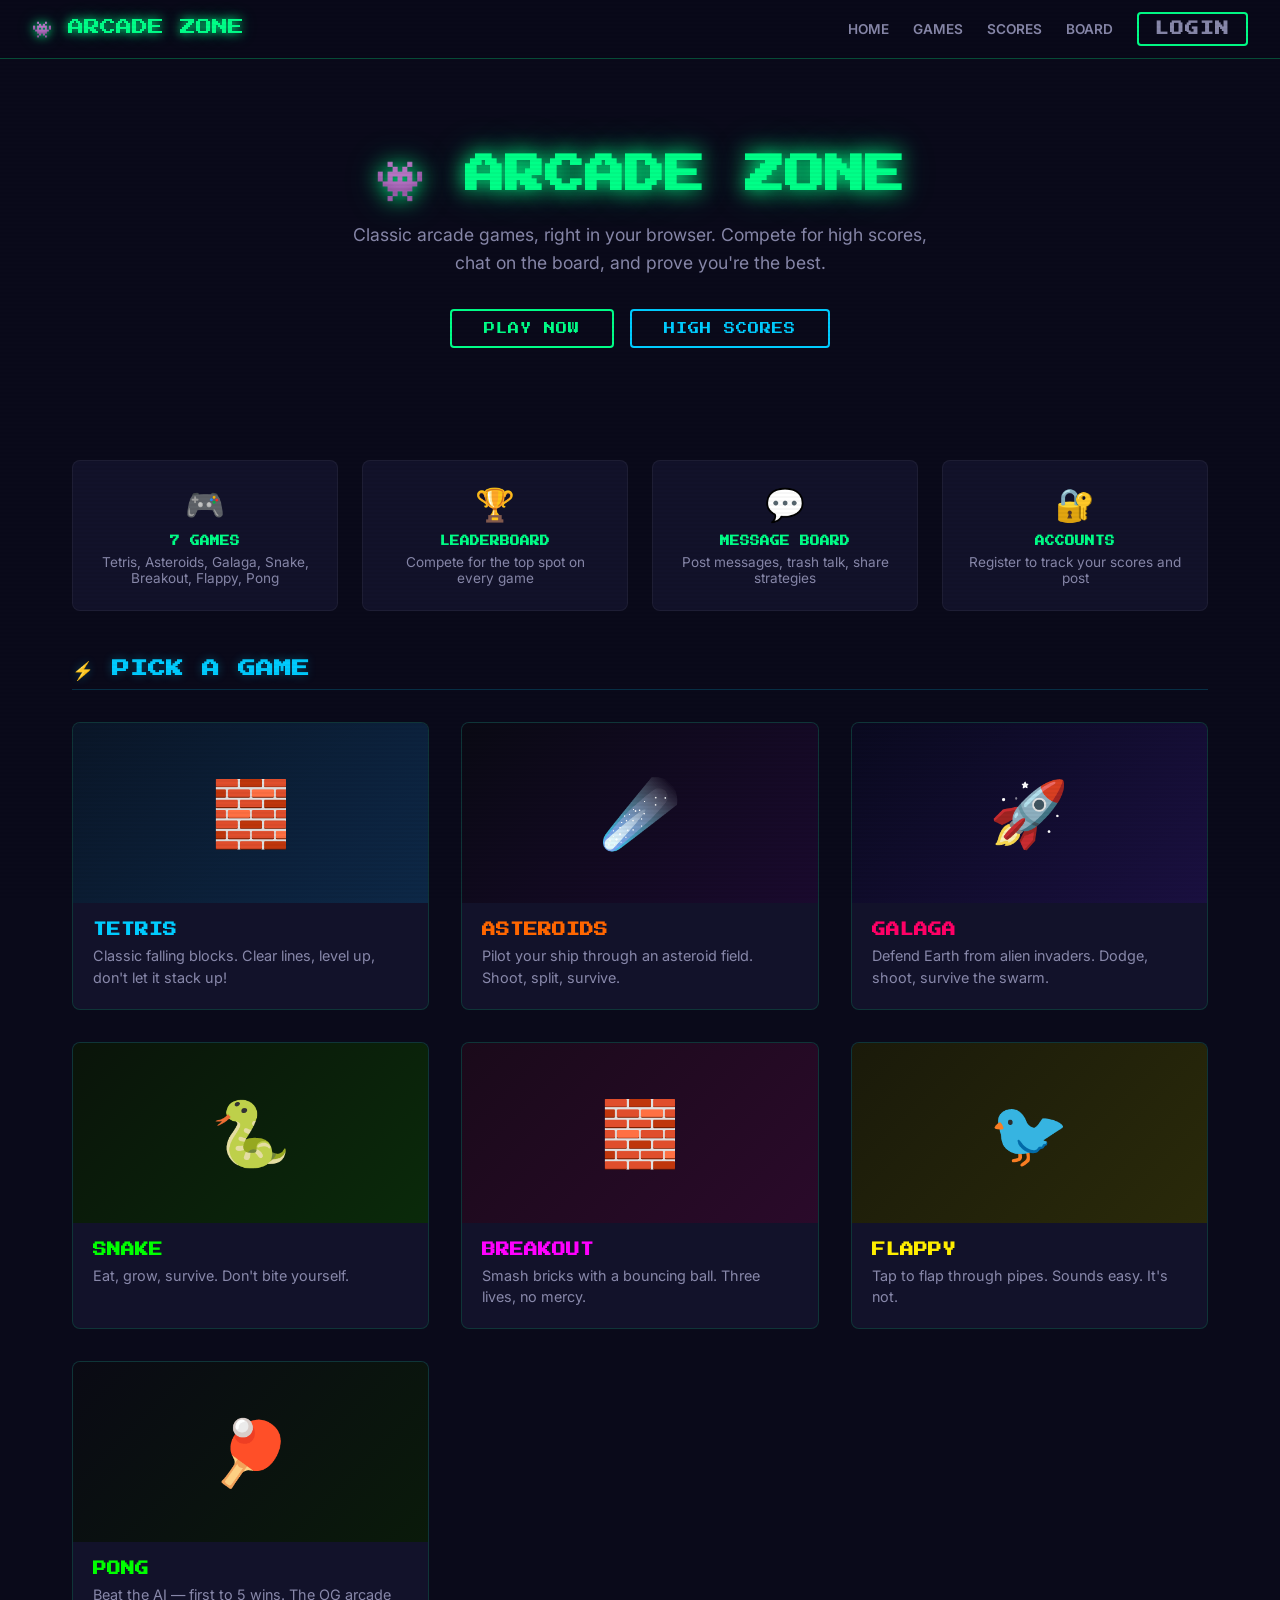
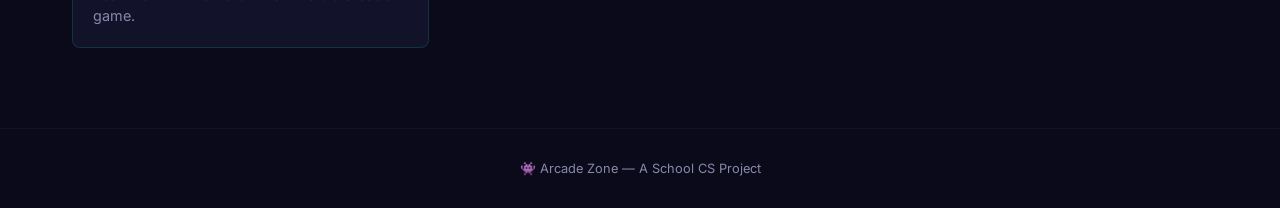
<file: index.html>
<!DOCTYPE html>
<html lang="en">
<head>
  <meta charset="UTF-8">
  <meta name="viewport" content="width=device-width, initial-scale=1.0">
  <title>👾 Arcade Zone</title>
  <link rel="stylesheet" href="css/style.css">
</head>
<body>
  <nav></nav>
  <main>
    <div class="hero">
      <h1>👾 ARCADE ZONE</h1>
      <p>Classic arcade games, right in your browser. Compete for high scores, chat on the board, and prove you're the best.</p>
      <div style="display:flex;gap:1rem;justify-content:center;flex-wrap:wrap;">
        <a href="games.html" class="btn btn-primary">PLAY NOW</a>
        <a href="scores.html" class="btn btn-secondary">HIGH SCORES</a>
      </div>
    </div>

    <div class="features-row">
      <div class="feature-box">
        <div class="icon">🎮</div>
        <h3>7 GAMES</h3>
        <p>Tetris, Asteroids, Galaga, Snake, Breakout, Flappy, Pong</p>
      </div>
      <div class="feature-box">
        <div class="icon">🏆</div>
        <h3>LEADERBOARD</h3>
        <p>Compete for the top spot on every game</p>
      </div>
      <div class="feature-box">
        <div class="icon">💬</div>
        <h3>MESSAGE BOARD</h3>
        <p>Post messages, trash talk, share strategies</p>
      </div>
      <div class="feature-box">
        <div class="icon">🔐</div>
        <h3>ACCOUNTS</h3>
        <p>Register to track your scores and post</p>
      </div>
    </div>

    <h2 class="section-title">⚡ PICK A GAME</h2>
    <div class="games-grid">
      <a href="tetris.html" class="game-card">
        <div class="game-card-preview tetris-bg">🧱</div>
        <div class="game-card-body">
          <h3 class="tetris-title">TETRIS</h3>
          <p>Classic falling blocks. Clear lines, level up, don't let it stack up!</p>
        </div>
      </a>
      <a href="asteroids.html" class="game-card">
        <div class="game-card-preview asteroids-bg">☄️</div>
        <div class="game-card-body">
          <h3 class="asteroids-title">ASTEROIDS</h3>
          <p>Pilot your ship through an asteroid field. Shoot, split, survive.</p>
        </div>
      </a>
      <a href="galaga.html" class="game-card">
        <div class="game-card-preview galaga-bg">🚀</div>
        <div class="game-card-body">
          <h3 class="galaga-title">GALAGA</h3>
          <p>Defend Earth from alien invaders. Dodge, shoot, survive the swarm.</p>
        </div>
      </a>
      <a href="snake.html" class="game-card">
        <div class="game-card-preview snake-bg">🐍</div>
        <div class="game-card-body">
          <h3 class="snake-title">SNAKE</h3>
          <p>Eat, grow, survive. Don't bite yourself.</p>
        </div>
      </a>
      <a href="breakout.html" class="game-card">
        <div class="game-card-preview breakout-bg">🧱</div>
        <div class="game-card-body">
          <h3 class="breakout-title">BREAKOUT</h3>
          <p>Smash bricks with a bouncing ball. Three lives, no mercy.</p>
        </div>
      </a>
      <a href="flappy.html" class="game-card">
        <div class="game-card-preview flappy-bg">🐦</div>
        <div class="game-card-body">
          <h3 class="flappy-title">FLAPPY</h3>
          <p>Tap to flap through pipes. Sounds easy. It's not.</p>
        </div>
      </a>
      <a href="pong.html" class="game-card">
        <div class="game-card-preview pong-bg">🏓</div>
        <div class="game-card-body">
          <h3 class="pong-title">PONG</h3>
          <p>Beat the AI — first to 5 wins. The OG arcade game.</p>
        </div>
      </a>
    </div>
  </main>
  <footer>
    <p>👾 Arcade Zone — A School CS Project</p>
  </footer>
  <script src="js/auth.js"></script>
  <script src="js/common.js"></script>
</body>
</html>
</file>
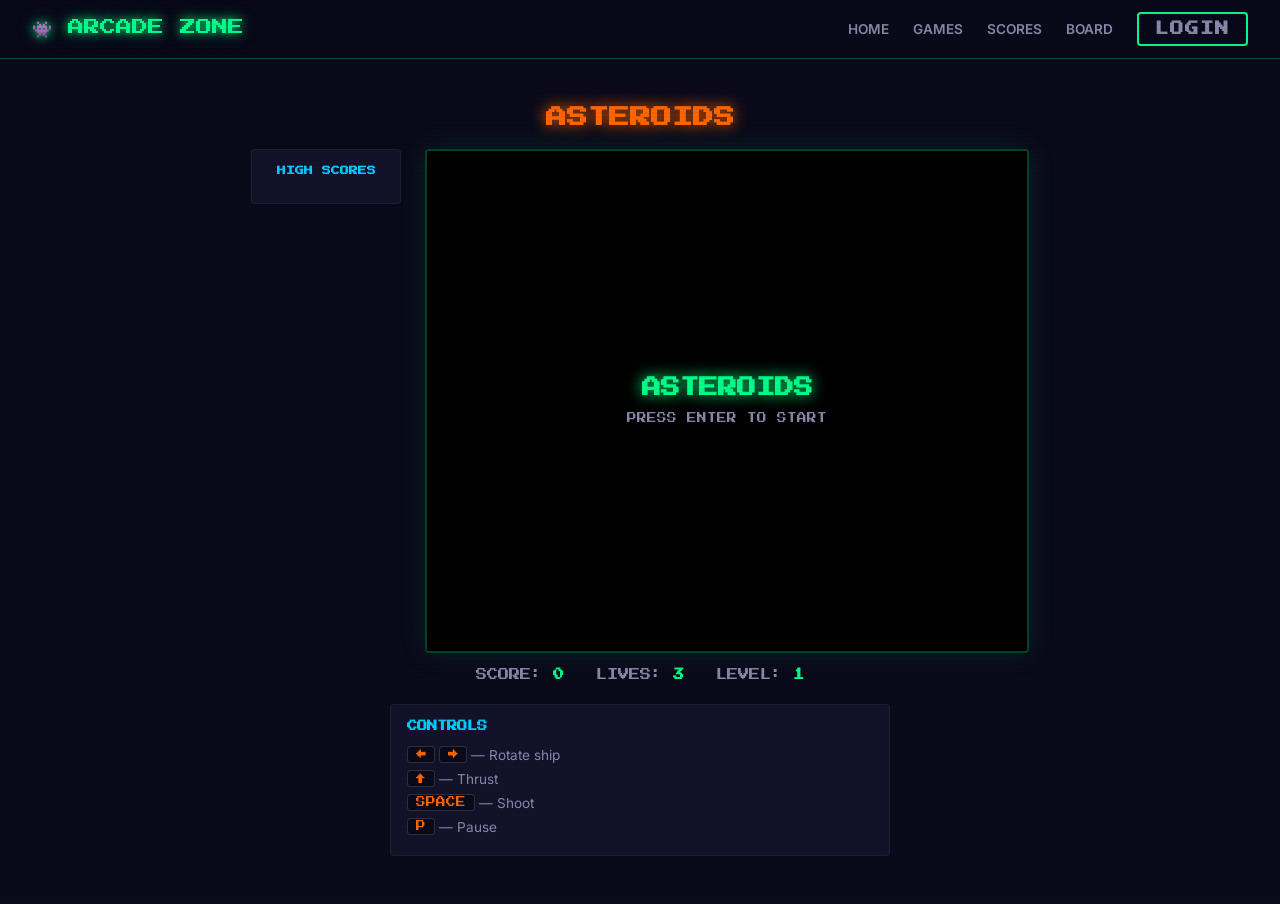
<file: asteroids.html>
<!DOCTYPE html>
<html lang="en">
<head>
  <meta charset="UTF-8">
  <meta name="viewport" content="width=device-width, initial-scale=1.0">
  <title>Asteroids — Arcade Zone</title>
  <link rel="stylesheet" href="css/style.css">
</head>
<body>
  <nav></nav>
  <main>
    <div class="game-wrapper">
      <div class="game-header">
        <h1 style="color:var(--neon-orange);text-shadow:0 0 15px var(--neon-orange);">ASTEROIDS</h1>
      </div>
      <div class="game-row-layout">
        <!-- HIGH SCORES PANEL (left) -->
        <div class="game-scores-panel" id="highScoresPanel">
          <h4>HIGH SCORES</h4>
          <ol id="highScoresList"></ol>
        </div>

        <div class="game-canvas-container" style="position:relative;">
          <canvas id="gameCanvas" width="600" height="500"></canvas>
          <div class="game-start-overlay" id="overlay">
            <h2>ASTEROIDS</h2>
            <p>PRESS ENTER TO START</p>
          </div>
        </div>
      </div>
      <div class="game-info" id="gameInfo">
        <span>SCORE: <strong id="scoreDisplay">0</strong></span>
        <span>LIVES: <strong id="livesDisplay">3</strong></span>
        <span>LEVEL: <strong id="levelDisplay">1</strong></span>
      </div>
      <div class="game-controls">
        <h3>CONTROLS</h3>
        <ul>
          <li><kbd>←</kbd> <kbd>→</kbd> — Rotate ship</li>
          <li><kbd>↑</kbd> — Thrust</li>
          <li><kbd>SPACE</kbd> — Shoot</li>
          <li><kbd>P</kbd> — Pause</li>
        </ul>
      </div>
    </div>
  </main>
  <script src="js/auth.js"></script>
  <script src="js/api.js"></script>
  <script src="js/scores.js"></script>
  <script src="js/common.js"></script>
  <script>
  (function() {
    const canvas = document.getElementById('gameCanvas');
    const ctx = canvas.getContext('2d');
    const W = canvas.width, H = canvas.height;
    const overlay = document.getElementById('overlay');

    let ship, asteroids, bullets, particles, score, lives, level, gameOver, paused, started;
    let keys = {};
    let shootCooldown = 0;

    // Wrap lag: objects entering a wrap are invisible for WRAP_LAG frames
    const WRAP_LAG = 8;

    async function loadHighScores() {
      const scores = (await Scores.getScoresForGame('asteroids')).slice(0, 10);
      const list = document.getElementById('highScoresList');
      if (scores.length === 0) {
        list.innerHTML = '<li style="color:var(--text-secondary);font-size:0.7rem;">No scores yet</li>';
      } else {
        list.innerHTML = scores.map((s, i) =>
          '<li><span class="hs-rank">' + (i+1) + '.</span> <span class="hs-name">' + s.username + '</span> <span class="hs-score">' + s.score.toLocaleString() + '</span></li>'
        ).join('');
      }
    }

    function init() {
      ship = { x: W/2, y: H/2, vx: 0, vy: 0, angle: -Math.PI/2, radius: 12, invincible: 120, thrust: false, wrapLag: 0 };
      asteroids = [];
      bullets = [];
      particles = [];
      score = 0; lives = 3; level = 1;
      gameOver = false; paused = false; started = true;
      shootCooldown = 0;
      spawnAsteroids(4 + level);
      overlay.classList.add('hidden');
      updateUI();
      loadHighScores();
      requestAnimationFrame(loop);
    }

    function spawnAsteroids(count) {
      for (let i = 0; i < count; i++) {
        let x, y;
        do {
          x = Math.random() * W;
          y = Math.random() * H;
        } while (dist(x, y, ship.x, ship.y) < 120);
        asteroids.push(makeAsteroid(x, y, 3));
      }
    }

    function makeAsteroid(x, y, size) {
      const speed = (0.5 + Math.random() * 1.5) * (4 - size) * 0.5;
      const angle = Math.random() * Math.PI * 2;
      const verts = [];
      const numVerts = 8 + Math.floor(Math.random() * 5);
      const baseR = [0, 15, 30, 50][size];
      for (let i = 0; i < numVerts; i++) {
        const a = (i / numVerts) * Math.PI * 2;
        const r = baseR + (Math.random() - 0.5) * baseR * 0.4;
        verts.push({ x: Math.cos(a) * r, y: Math.sin(a) * r });
      }
      return { x, y, vx: Math.cos(angle)*speed, vy: Math.sin(angle)*speed, size, radius: baseR, verts, wrapLag: 0 };
    }

    function dist(x1,y1,x2,y2) { return Math.hypot(x2-x1, y2-y1); }

    // Wrap with lag: when object fully exits screen, set wrapLag timer and teleport
    function wrapWithLag(obj) {
      const margin = obj.radius || 0;
      if (obj.wrapLag > 0) {
        obj.wrapLag--;
        if (obj.wrapLag <= 0) {
          // Now visible on other side
        }
        return;
      }

      let wrapped = false;
      if (obj.x < -margin) { obj.x += W + margin * 2; wrapped = true; }
      else if (obj.x > W + margin) { obj.x -= W + margin * 2; wrapped = true; }
      if (obj.y < -margin) { obj.y += H + margin * 2; wrapped = true; }
      else if (obj.y > H + margin) { obj.y -= H + margin * 2; wrapped = true; }

      if (wrapped) {
        obj.wrapLag = WRAP_LAG;
      }
    }

    function shoot() {
      if (shootCooldown > 0) return;
      const speed = 7;
      bullets.push({
        x: ship.x + Math.cos(ship.angle) * 15,
        y: ship.y + Math.sin(ship.angle) * 15,
        vx: Math.cos(ship.angle) * speed + ship.vx * 0.3,
        vy: Math.sin(ship.angle) * speed + ship.vy * 0.3,
        life: 60
      });
      shootCooldown = 10;
    }

    function explode(x, y, count, color) {
      for (let i = 0; i < count; i++) {
        const a = Math.random() * Math.PI * 2;
        const s = 1 + Math.random() * 3;
        particles.push({
          x, y, vx: Math.cos(a)*s, vy: Math.sin(a)*s,
          life: 20 + Math.random() * 20, color: color || '#ff6600'
        });
      }
    }

    function update() {
      if (keys['ArrowLeft']) ship.angle -= 0.06;
      if (keys['ArrowRight']) ship.angle += 0.06;

      ship.thrust = !!keys['ArrowUp'];
      if (ship.thrust) {
        ship.vx += Math.cos(ship.angle) * 0.12;
        ship.vy += Math.sin(ship.angle) * 0.12;
        if (Math.random() > 0.3) {
          particles.push({
            x: ship.x - Math.cos(ship.angle) * 12,
            y: ship.y - Math.sin(ship.angle) * 12,
            vx: -Math.cos(ship.angle) * (1 + Math.random()) + (Math.random()-0.5)*0.5,
            vy: -Math.sin(ship.angle) * (1 + Math.random()) + (Math.random()-0.5)*0.5,
            life: 10 + Math.random() * 10,
            color: '#ff6600'
          });
        }
      }

      ship.vx *= 0.99;
      ship.vy *= 0.99;

      const spd = Math.hypot(ship.vx, ship.vy);
      if (spd > 6) { ship.vx *= 6/spd; ship.vy *= 6/spd; }

      ship.x += ship.vx;
      ship.y += ship.vy;
      wrapWithLag(ship);

      if (ship.invincible > 0) ship.invincible--;
      if (shootCooldown > 0) shootCooldown--;

      if (keys[' ']) shoot();

      // Bullets — disappear when off screen (no wrap)
      for (let i = bullets.length - 1; i >= 0; i--) {
        const b = bullets[i];
        b.x += b.vx; b.y += b.vy; b.life--;
        if (b.x < -5 || b.x > W + 5 || b.y < -5 || b.y > H + 5 || b.life <= 0) {
          bullets.splice(i, 1);
        }
      }

      // Asteroids — wrap with lag
      for (const a of asteroids) {
        a.x += a.vx; a.y += a.vy;
        wrapWithLag(a);
      }

      // Bullet-Asteroid collision
      for (let i = bullets.length - 1; i >= 0; i--) {
        for (let j = asteroids.length - 1; j >= 0; j--) {
          if (asteroids[j].wrapLag > 0) continue; // Can't hit wrapping asteroids
          if (dist(bullets[i].x, bullets[i].y, asteroids[j].x, asteroids[j].y) < asteroids[j].radius) {
            const a = asteroids[j];
            explode(a.x, a.y, 8 + a.size * 3, '#ff6600');
            score += [0, 100, 50, 25][a.size];
            if (a.size > 1) {
              for (let k = 0; k < 2; k++) {
                asteroids.push(makeAsteroid(a.x + (Math.random()-0.5)*10, a.y + (Math.random()-0.5)*10, a.size - 1));
              }
            }
            asteroids.splice(j, 1);
            bullets.splice(i, 1);
            updateUI();
            break;
          }
        }
      }

      // Ship-Asteroid collision
      if (ship.invincible <= 0 && ship.wrapLag <= 0) {
        for (let j = asteroids.length - 1; j >= 0; j--) {
          if (asteroids[j].wrapLag > 0) continue;
          if (dist(ship.x, ship.y, asteroids[j].x, asteroids[j].y) < asteroids[j].radius + ship.radius * 0.7) {
            lives--;
            explode(ship.x, ship.y, 20, '#00ccff');
            updateUI();
            if (lives <= 0) {
              gameOver = true;
              endGame();
              return;
            }
            ship.x = W/2; ship.y = H/2;
            ship.vx = 0; ship.vy = 0;
            ship.invincible = 120;
            ship.wrapLag = 0;
            break;
          }
        }
      }

      // Next level
      if (asteroids.length === 0) {
        level++;
        spawnAsteroids(3 + level);
        updateUI();
      }

      // Particles
      for (let i = particles.length - 1; i >= 0; i--) {
        const p = particles[i];
        p.x += p.vx; p.y += p.vy;
        p.vx *= 0.97; p.vy *= 0.97;
        p.life--;
        if (p.life <= 0) particles.splice(i, 1);
      }
    }

    function draw() {
      ctx.fillStyle = '#0a0a14';
      ctx.fillRect(0, 0, W, H);

      ctx.fillStyle = 'rgba(255,255,255,0.3)';
      for (let i = 0; i < 40; i++) {
        const sx = (i * 137.5 + 50) % W;
        const sy = (i * 97.3 + 30) % H;
        ctx.fillRect(sx, sy, 1, 1);
      }

      for (const p of particles) {
        ctx.globalAlpha = Math.max(0, p.life / 30);
        ctx.fillStyle = p.color;
        ctx.fillRect(p.x - 1, p.y - 1, 3, 3);
      }
      ctx.globalAlpha = 1;

      // Asteroids — hide if in wrap lag
      for (const a of asteroids) {
        if (a.wrapLag > 0) continue;
        ctx.strokeStyle = '#aaa';
        ctx.lineWidth = 1.5;
        ctx.beginPath();
        ctx.moveTo(a.x + a.verts[0].x, a.y + a.verts[0].y);
        for (let i = 1; i < a.verts.length; i++) {
          ctx.lineTo(a.x + a.verts[i].x, a.y + a.verts[i].y);
        }
        ctx.closePath();
        ctx.stroke();
      }

      // Bullets
      for (const b of bullets) {
        ctx.fillStyle = '#00ff88';
        ctx.beginPath();
        ctx.arc(b.x, b.y, 2, 0, Math.PI * 2);
        ctx.fill();
      }

      // Ship — hide if in wrap lag
      if (!gameOver && ship.wrapLag <= 0) {
        const showShip = ship.invincible <= 0 || Math.floor(ship.invincible / 4) % 2 === 0;
        if (showShip) {
          ctx.save();
          ctx.translate(ship.x, ship.y);
          ctx.rotate(ship.angle);
          ctx.strokeStyle = '#00ccff';
          ctx.lineWidth = 2;
          ctx.beginPath();
          ctx.moveTo(15, 0);
          ctx.lineTo(-10, -9);
          ctx.lineTo(-6, 0);
          ctx.lineTo(-10, 9);
          ctx.closePath();
          ctx.stroke();

          if (ship.thrust) {
            ctx.strokeStyle = '#ff6600';
            ctx.beginPath();
            ctx.moveTo(-6, -4);
            ctx.lineTo(-14 - Math.random()*6, 0);
            ctx.lineTo(-6, 4);
            ctx.stroke();
          }
          ctx.restore();
        }
      }

      if (gameOver) {
        ctx.fillStyle = 'rgba(0,0,0,0.7)';
        ctx.fillRect(0, 0, W, H);
        ctx.fillStyle = '#ff6600';
        ctx.font = '20px "Press Start 2P"';
        ctx.textAlign = 'center';
        ctx.fillText('GAME OVER', W/2, H/2 - 10);
        ctx.fillStyle = '#888';
        ctx.font = '10px "Press Start 2P"';
        ctx.fillText('ENTER TO RESTART', W/2, H/2 + 25);
      }

      if (paused && !gameOver) {
        ctx.fillStyle = 'rgba(0,0,0,0.6)';
        ctx.fillRect(0, 0, W, H);
        ctx.fillStyle = '#ff6600';
        ctx.font = '16px "Press Start 2P"';
        ctx.textAlign = 'center';
        ctx.fillText('PAUSED', W/2, H/2);
      }
    }

    function updateUI() {
      document.getElementById('scoreDisplay').textContent = score.toLocaleString();
      document.getElementById('livesDisplay').textContent = lives;
      document.getElementById('levelDisplay').textContent = level;
    }

    function endGame() {
      const user = Auth.getCurrentUser();
      if (user && score > 0) await Scores.addScore('asteroids', score, user.username);
      loadHighScores();
    }

    let lastTime = 0;
    function loop(ts) {
      if (!started) return;
      if (!lastTime) lastTime = ts;
      lastTime = ts;

      if (!gameOver && !paused) update();
      draw();
      requestAnimationFrame(loop);
    }

    document.addEventListener('keydown', e => {
      keys[e.key] = true;
      if (!started && e.key === 'Enter') { init(); return; }
      if (gameOver && e.key === 'Enter') { init(); return; }
      if (e.key === 'p' || e.key === 'P') paused = !paused;
      if (['ArrowUp','ArrowDown','ArrowLeft','ArrowRight',' '].includes(e.key)) e.preventDefault();
    });
    document.addEventListener('keyup', e => { keys[e.key] = false; });

    ctx.fillStyle = '#0a0a14';
    ctx.fillRect(0, 0, W, H);
    loadHighScores();
  })();
  </script>
</body>
</html>
</file>
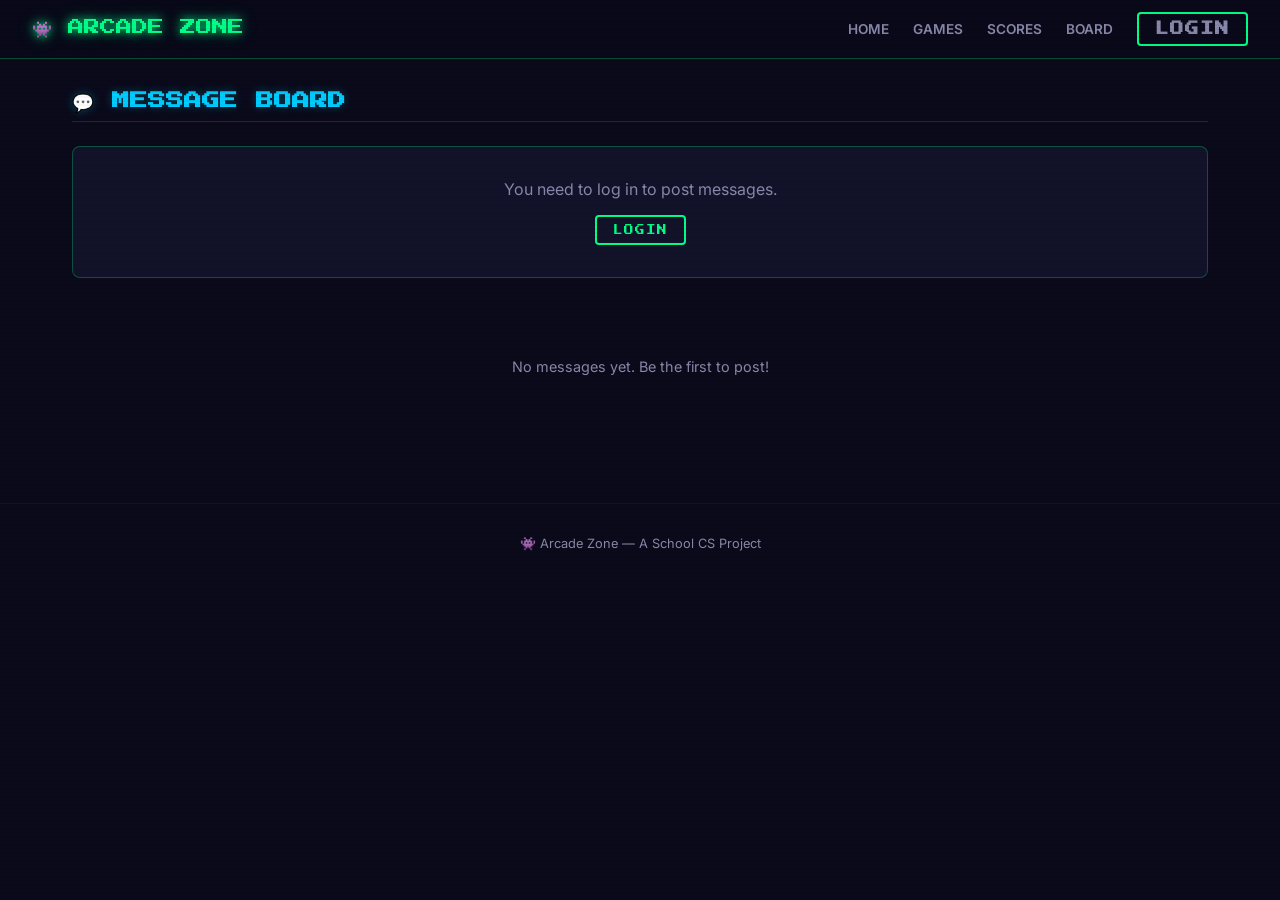
<file: board.html>
<!DOCTYPE html>
<html lang="en">
<head>
  <meta charset="UTF-8">
  <meta name="viewport" content="width=device-width, initial-scale=1.0">
  <title>Board — Arcade Zone</title>
  <link rel="stylesheet" href="css/style.css">
</head>
<body>
  <nav></nav>
  <main>
    <h2 class="section-title">💬 MESSAGE BOARD</h2>
    <div id="postArea"></div>
    <div class="board-messages" id="messagesContainer">
      <div style="text-align:center;color:var(--text-secondary);padding:2rem;">Loading messages...</div>
    </div>
    <div id="noMessages" class="board-empty" style="display:none;">No messages yet. Be the first to post!</div>
  </main>
  <footer>
    <p>👾 Arcade Zone — A School CS Project</p>
  </footer>
  <script src="js/auth.js"></script>
  <script src="js/api.js"></script>
  <script src="js/common.js"></script>
  <script>
    function escapeHtml(text) {
      const div = document.createElement('div');
      div.textContent = text;
      return div.innerHTML;
    }

    function renderPostForm() {
      const area = document.getElementById('postArea');
      if (Auth.isLoggedIn()) {
        area.innerHTML = `
          <div class="board-post-form">
            <div class="form-group">
              <textarea id="msgInput" placeholder="Write a message..." maxlength="500"></textarea>
            </div>
            <button class="btn btn-primary btn-small" id="postBtn" onclick="postMessage()">POST</button>
          </div>`;
      } else {
        area.innerHTML = `
          <div class="login-prompt">
            <p>You need to log in to post messages.</p>
            <a href="login.html" class="btn btn-primary btn-small">LOGIN</a>
          </div>`;
      }
    }

    async function postMessage() {
      const input = document.getElementById('msgInput');
      const btn = document.getElementById('postBtn');
      const text = input.value.trim();
      if (!text) return;

      const user = Auth.getCurrentUser();
      btn.textContent = 'POSTING...';
      btn.disabled = true;

      const ok = await Api.addMessage(user.username, text);
      if (ok) {
        input.value = '';
        await renderMessages();
      } else {
        alert('Failed to post. Try again.');
      }
      btn.textContent = 'POST';
      btn.disabled = false;
    }

    async function renderMessages() {
      const container = document.getElementById('messagesContainer');
      const noEl = document.getElementById('noMessages');
      const msgs = (await Api.getMessages()).reverse();

      if (msgs.length === 0) {
        container.innerHTML = '';
        noEl.style.display = 'block';
        return;
      }
      noEl.style.display = 'none';

      container.innerHTML = msgs.map(m => `
        <div class="board-msg">
          <div class="board-msg-header">
            <span class="board-msg-user">${escapeHtml(m.username)}</span>
            <span class="board-msg-time">${new Date(m.date).toLocaleString()}</span>
          </div>
          <div class="board-msg-body">${escapeHtml(m.text)}</div>
        </div>
      `).join('');
    }

    renderPostForm();
    renderMessages();
  </script>
</body>
</html>
</file>
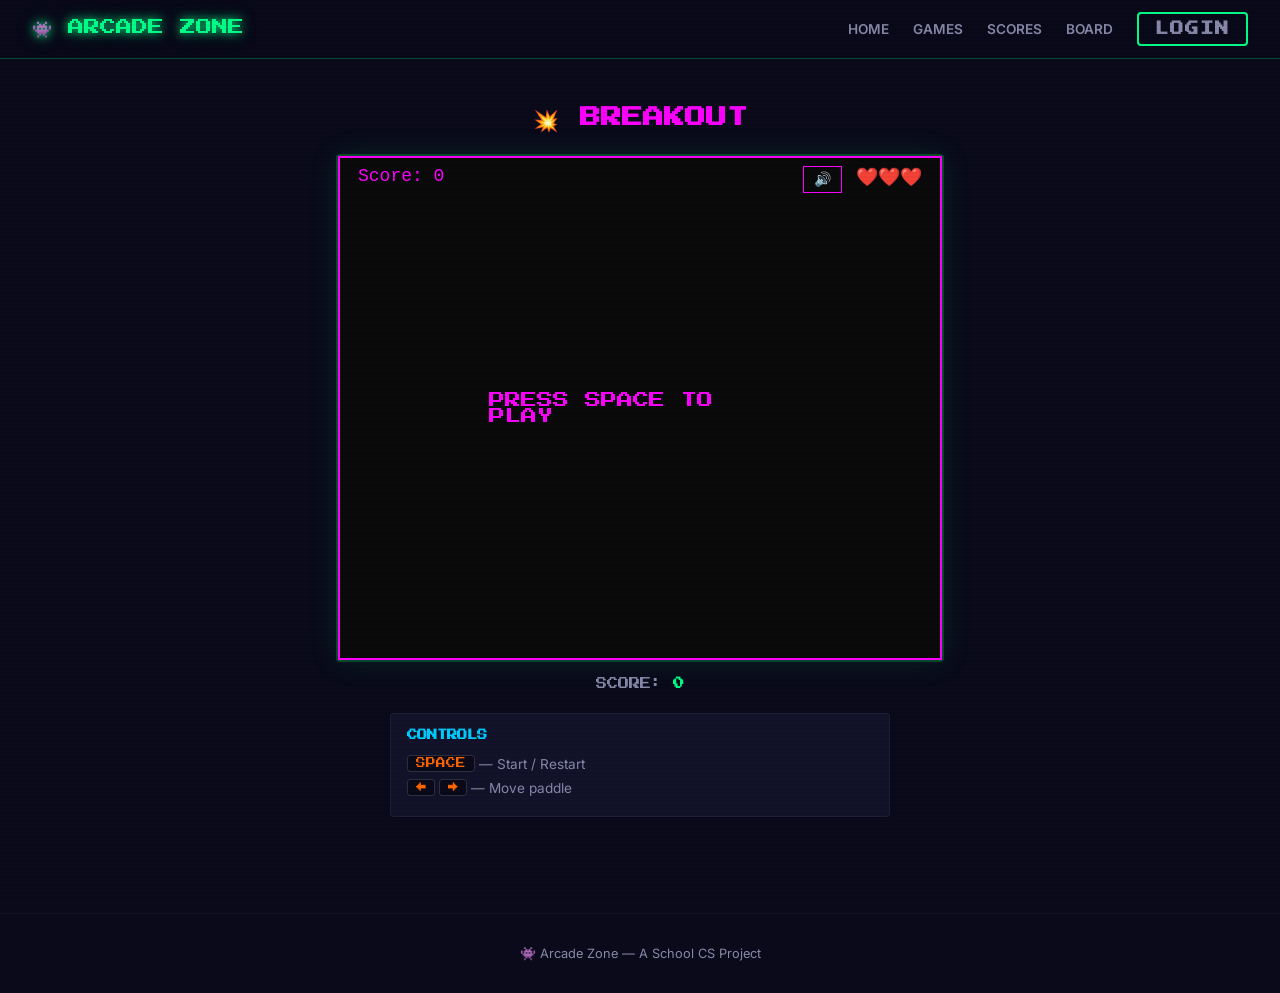
<file: breakout.html>
<!DOCTYPE html>
<html lang="en">
<head>
<meta charset="UTF-8">
<meta name="viewport" content="width=device-width, initial-scale=1.0">
<title>Breakout — Arcade Zone</title>
<link rel="stylesheet" href="css/style.css">
<style>
.game-canvas-container { background: #0a0a0a; }
canvas { border: 2px solid #f0f; display: block; }
#gameScore { position: absolute; top: 10px; left: 20px; font-size: 18px; color: #f0f; font-family: 'Courier New', monospace; }
#gameLives { position: absolute; top: 10px; right: 20px; font-size: 18px; color: #f0f; font-family: 'Courier New', monospace; }
#gameMsg { position: absolute; bottom: 30px; left: 50%; transform: translateX(-50%); color: #f0f; font-size: 11px; text-align: center; pointer-events: none; opacity: 0; transition: opacity 0.5s; white-space: nowrap; font-family: 'Press Start 2P', monospace; }
#gameMsg.show { opacity: 1; }
#muteBtn { position: absolute; top: 10px; right: 100px; background: none; border: 1px solid #f0f; color: #f0f; padding: 4px 10px; cursor: pointer; font-family: 'Courier New', monospace; font-size: 14px; z-index: 20; }
#gameStart { position: absolute; top: 50%; left: 50%; transform: translate(-50%, -50%); color: #f0f; font-size: 16px; z-index: 15; font-family: 'Press Start 2P', monospace; }
</style>
</head>
<body>
<nav></nav>
<main>
  <div class="game-wrapper">
    <div class="game-header">
      <h1 style="font-family:'Press Start 2P',monospace;color:#ff00ff;">💥 BREAKOUT</h1>
    </div>
    <div class="game-canvas-container" style="position:relative;">
      <div id="gameScore">Score: 0</div>
      <div id="gameLives">❤️❤️❤️</div>
      <button id="muteBtn">🔊</button>
      <div id="gameStart">PRESS SPACE TO PLAY</div>
      <div id="gameMsg"></div>
      <canvas id="c" width="600" height="500"></canvas>
    </div>
    <div class="game-info">
      <span>SCORE: <strong id="infoScore">0</strong></span>
    </div>
    <div class="game-controls">
      <h3>CONTROLS</h3>
      <ul>
        <li><kbd>SPACE</kbd> — Start / Restart</li>
        <li><kbd>←</kbd> <kbd>→</kbd> — Move paddle</li>
      </ul>
    </div>
  </div>
</main>
<footer><p>👾 Arcade Zone — A School CS Project</p></footer>
<script src="js/auth.js"></script>
<script src="js/api.js"></script>
<script src="js/common.js"></script>
<script>
const c = document.getElementById('c'), ctx = c.getContext('2d');
let muted = false;
document.getElementById('muteBtn').onclick = () => { muted = !muted; document.getElementById('muteBtn').textContent = muted ? '🔇' : '🔊'; };
const audio = { play(n) { if (muted) return; new Audio('audio/' + n + '.mp3').play().catch(()=>{}); } };

const W = 600, H = 500;
let paddle, ball, bricks, score, lives, started = false, gameOver = false, won = false, msgTimer = 0;

function showMsg(t, d=3000) {
  const el = document.getElementById('gameMsg'); el.textContent = t; el.classList.add('show');
  clearTimeout(msgTimer); msgTimer = setTimeout(() => el.classList.remove('show'), d);
}

async function submitScore(s) {
  const user = Auth.getCurrentUser();
  if (user && s > 0) await Api.addScore('breakout', s, user.username);
}

function init() {
  paddle = { x: 250, w: 80, h: 12, y: H - 30 };
  ball = { x: 300, y: H - 50, vx: 4, vy: -4, r: 6 };
  score = 0; lives = 3; gameOver = false; won = false;
  bricks = [];
  const colors = ['#f0f','#0ff','#0f0','#ff0','#f80','#f00'];
  for (let r = 0; r < 6; r++) for (let col = 0; col < 10; col++)
    bricks.push({ x: col * 58 + 10, y: r * 22 + 40, w: 54, h: 18, alive: true, color: colors[r], pts: (6-r)*10 });
  document.getElementById('gameScore').textContent = 'Score: 0';
  document.getElementById('gameLives').textContent = '❤️'.repeat(3);
  document.getElementById('infoScore').textContent = '0';
}

document.addEventListener('keydown', e => {
  if (e.code === 'Space') {
    if (!started) { started = true; document.getElementById('gameStart').style.display = 'none'; audio.play('breakout-start'); init(); }
    else if (gameOver || won) init();
  }
});

let keys = {};
document.addEventListener('keydown', e => keys[e.code] = true);
document.addEventListener('keyup', e => keys[e.code] = false);

function update() {
  if (!started || gameOver || won) return;
  if (keys['ArrowLeft']) paddle.x = Math.max(0, paddle.x - 7);
  if (keys['ArrowRight']) paddle.x = Math.min(W - paddle.w, paddle.x + 7);

  ball.x += ball.vx; ball.y += ball.vy;
  if (ball.x - ball.r < 0 || ball.x + ball.r > W) ball.vx *= -1;
  if (ball.y - ball.r < 0) ball.vy *= -1;
  if (ball.y + ball.r > H) {
    lives--;
    document.getElementById('gameLives').textContent = '❤️'.repeat(lives);
    if (lives <= 0) { gameOver = true; audio.play('breakout-gameover'); showMsg('Game Over! Score: ' + score, 5000); submitScore(score); return; }
    ball.x = paddle.x + paddle.w/2; ball.y = H - 50; ball.vx = 4; ball.vy = -4;
  }

  if (ball.y + ball.r > paddle.y && ball.y - ball.r < paddle.y + paddle.h &&
      ball.x > paddle.x && ball.x < paddle.x + paddle.w) {
    ball.vy = -Math.abs(ball.vy);
    ball.vx += (ball.x - (paddle.x + paddle.w/2)) * 0.1;
  }

  for (let b of bricks) {
    if (!b.alive) continue;
    if (ball.x + ball.r > b.x && ball.x - ball.r < b.x + b.w && ball.y + ball.r > b.y && ball.y - ball.r < b.y + b.h) {
      b.alive = false; score += b.pts;
      document.getElementById('gameScore').textContent = 'Score: ' + score;
      document.getElementById('infoScore').textContent = score;
      ball.vy *= -1;
      if (bricks.every(br => !br.alive)) { won = true; showMsg('You win! Score: ' + score, 5000); submitScore(score); }
      break;
    }
  }
}

function draw() {
  ctx.fillStyle = '#0a0a0a'; ctx.fillRect(0, 0, W, H);
  if (!started) return;
  bricks.forEach(b => { if (b.alive) { ctx.fillStyle = b.color; ctx.fillRect(b.x, b.y, b.w, b.h); } });
  ctx.fillStyle = '#f0f'; ctx.fillRect(paddle.x, paddle.y, paddle.w, paddle.h);
  ctx.beginPath(); ctx.arc(ball.x, ball.y, ball.r, 0, Math.PI*2); ctx.fill();
  if (gameOver) {
    ctx.fillStyle = '#f0f'; ctx.font = '36px Courier New'; ctx.textAlign = 'center';
    ctx.fillText('GAME OVER', W/2, H/2); ctx.font = '16px Courier New'; ctx.fillText('Press SPACE to restart', W/2, H/2 + 40);
  }
  if (won) {
    ctx.fillStyle = '#0f0'; ctx.font = '36px Courier New'; ctx.textAlign = 'center';
    ctx.fillText('YOU WIN!', W/2, H/2); ctx.font = '16px Courier New'; ctx.fillText('Press SPACE to play again', W/2, H/2 + 40);
  }
}

function loop() { update(); draw(); requestAnimationFrame(loop); }
requestAnimationFrame(loop);
</script>
</body>
</html>
</file>
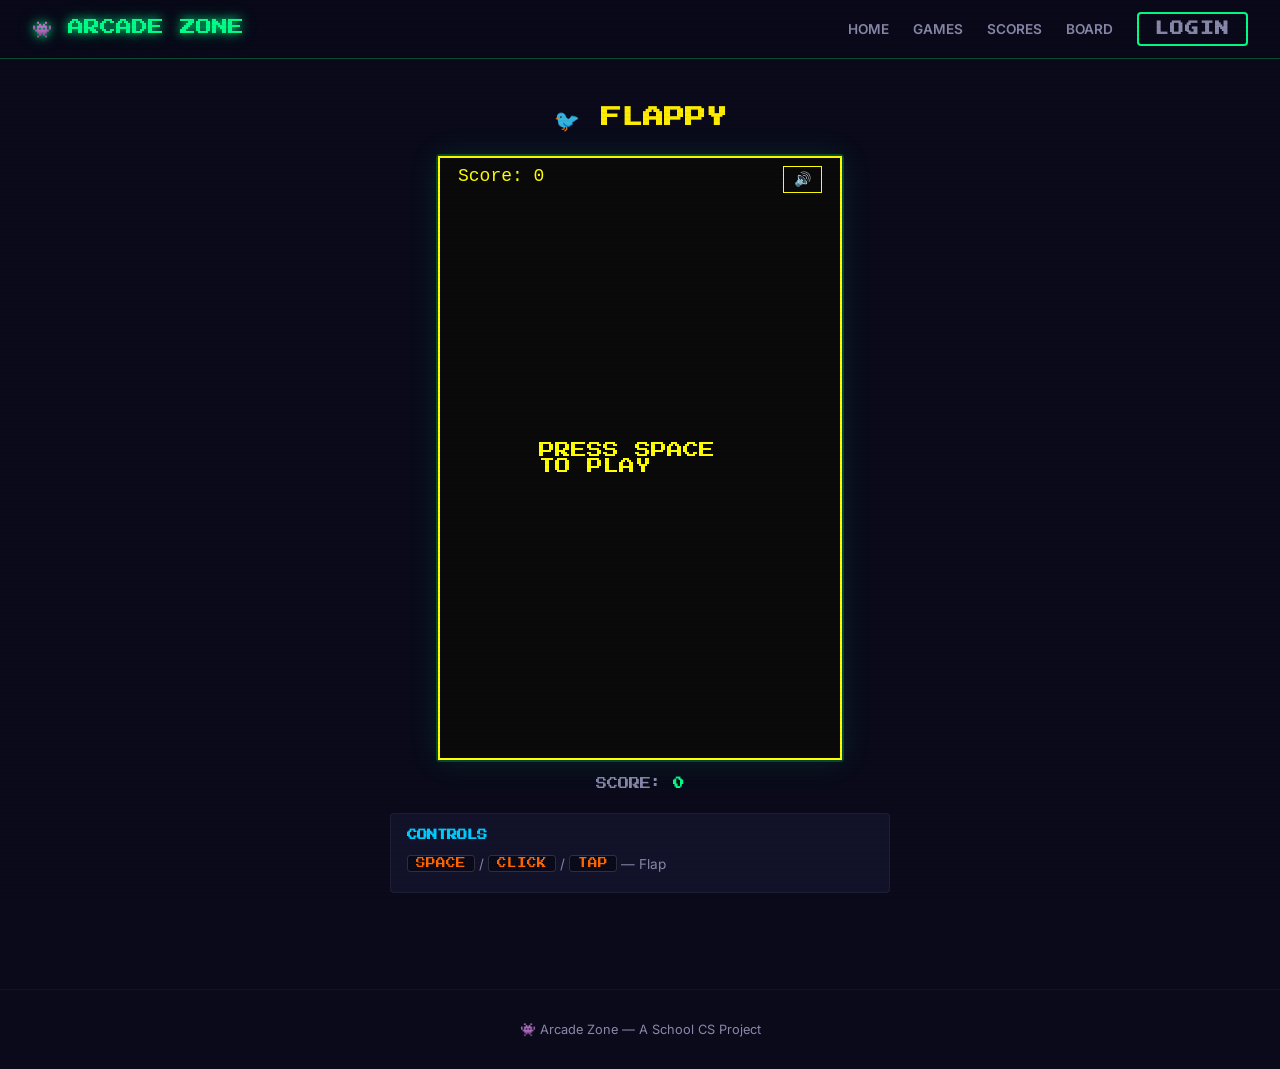
<file: flappy.html>
<!DOCTYPE html>
<html lang="en">
<head>
<meta charset="UTF-8">
<meta name="viewport" content="width=device-width, initial-scale=1.0">
<title>Flappy — Arcade Zone</title>
<link rel="stylesheet" href="css/style.css">
<style>
.game-canvas-container { background: #0a0a0a; }
canvas { border: 2px solid #ff0; display: block; }
#gameScore { position: absolute; top: 10px; left: 20px; font-size: 18px; color: #ff0; font-family: 'Courier New', monospace; }
#gameMsg { position: absolute; bottom: 30px; left: 50%; transform: translateX(-50%); color: #ff0; font-size: 11px; text-align: center; pointer-events: none; opacity: 0; transition: opacity 0.5s; white-space: nowrap; font-family: 'Press Start 2P', monospace; }
#gameMsg.show { opacity: 1; }
#muteBtn { position: absolute; top: 10px; right: 20px; background: none; border: 1px solid #ff0; color: #ff0; padding: 4px 10px; cursor: pointer; font-family: 'Courier New', monospace; font-size: 14px; z-index: 20; }
#gameStart { position: absolute; top: 50%; left: 50%; transform: translate(-50%, -50%); color: #ff0; font-size: 16px; z-index: 15; font-family: 'Press Start 2P', monospace; }
</style>
</head>
<body>
<nav></nav>
<main>
  <div class="game-wrapper">
    <div class="game-header">
      <h1 style="font-family:'Press Start 2P',monospace;color:#ffee00;">🐦 FLAPPY</h1>
    </div>
    <div class="game-canvas-container" style="position:relative;">
      <div id="gameScore">Score: 0</div>
      <button id="muteBtn">🔊</button>
      <div id="gameStart">PRESS SPACE TO PLAY</div>
      <div id="gameMsg"></div>
      <canvas id="c" width="400" height="600"></canvas>
    </div>
    <div class="game-info">
      <span>SCORE: <strong id="infoScore">0</strong></span>
    </div>
    <div class="game-controls">
      <h3>CONTROLS</h3>
      <ul>
        <li><kbd>SPACE</kbd> / <kbd>CLICK</kbd> / <kbd>TAP</kbd> — Flap</li>
      </ul>
    </div>
  </div>
</main>
<footer><p>👾 Arcade Zone — A School CS Project</p></footer>
<script src="js/auth.js"></script>
<script src="js/api.js"></script>
<script src="js/common.js"></script>
<script>
const c = document.getElementById('c'), ctx = c.getContext('2d');
let muted = false;
document.getElementById('muteBtn').onclick = () => { muted = !muted; document.getElementById('muteBtn').textContent = muted ? '🔇' : '🔊'; };
const audio = { play(n) { if (muted) return; new Audio('audio/' + n + '.mp3').play().catch(()=>{}); } };

const W = 400, H = 600, GAP = 160, PIPE_W = 50, GRAVITY = 0.45, FLAP = -7.5;
let bird, pipes, score, started = false, gameOver = false, msgTimer = 0, frameCount = 0;

function showMsg(t, d=3000) {
  const el = document.getElementById('gameMsg'); el.textContent = t; el.classList.add('show');
  clearTimeout(msgTimer); msgTimer = setTimeout(() => el.classList.remove('show'), d);
}

async function submitScore(s) {
  const user = Auth.getCurrentUser();
  if (user && s > 0) await Api.addScore('flappy', s, user.username);
}

function init() {
  bird = { x: 80, y: 300, vy: 0, r: 12 };
  pipes = []; score = 0; gameOver = false; frameCount = 0;
  document.getElementById('gameScore').textContent = 'Score: 0';
  document.getElementById('infoScore').textContent = '0';
}

function flap() {
  if (!started) { started = true; document.getElementById('gameStart').style.display = 'none'; audio.play('flappy-start'); init(); }
  if (gameOver) { init(); return; }
  bird.vy = FLAP;
}

document.addEventListener('keydown', e => { if (e.code === 'Space') { e.preventDefault(); flap(); } });
c.addEventListener('click', flap);
c.addEventListener('touchstart', e => { e.preventDefault(); flap(); });

function update() {
  if (!started || gameOver) return;
  frameCount++;
  bird.vy += GRAVITY; bird.y += bird.vy;
  if (frameCount % 90 === 0) {
    const top = 60 + Math.random() * (H - GAP - 120);
    pipes.push({ x: W + 10, top, scored: false });
  }
  pipes.forEach(p => p.x -= 3);
  pipes = pipes.filter(p => p.x + PIPE_W > -10);

  for (let p of pipes) {
    if (bird.x + bird.r > p.x && bird.x - bird.r < p.x + PIPE_W) {
      if (bird.y - bird.r < p.top || bird.y + bird.r > p.top + GAP) {
        gameOver = true;
        audio.play('flappy-death');
        showMsg('Game Over! Score: ' + score, 4000);
        submitScore(score);
        return;
      }
    }
    if (!p.scored && p.x + PIPE_W < bird.x) {
      p.scored = true; score++;
      document.getElementById('gameScore').textContent = 'Score: ' + score;
      document.getElementById('infoScore').textContent = score;
      if (score % 10 === 0) showMsg('Score: ' + score + '!', 3000);
    }
  }
  if (bird.y > H || bird.y < 0) {
    gameOver = true; audio.play('flappy-death');
    showMsg('Game Over! Score: ' + score, 4000);
    submitScore(score);
  }
}

function draw() {
  ctx.fillStyle = '#0a0a0a'; ctx.fillRect(0, 0, W, H);
  if (!started) return;
  pipes.forEach(p => {
    ctx.fillStyle = '#aa0';
    ctx.fillRect(p.x, 0, PIPE_W, p.top);
    ctx.fillRect(p.x, p.top + GAP, PIPE_W, H - p.top - GAP);
    ctx.strokeStyle = '#ff0'; ctx.lineWidth = 2;
    ctx.strokeRect(p.x, 0, PIPE_W, p.top);
    ctx.strokeRect(p.x, p.top + GAP, PIPE_W, H - p.top - GAP);
  });
  ctx.fillStyle = '#ff0'; ctx.beginPath(); ctx.arc(bird.x, bird.y, bird.r, 0, Math.PI*2); ctx.fill();
  ctx.strokeStyle = '#aa0'; ctx.lineWidth = 2; ctx.stroke();
  ctx.fillStyle = '#0a0a0a'; ctx.beginPath(); ctx.arc(bird.x + 4, bird.y - 3, 3, 0, Math.PI*2); ctx.fill();
  if (gameOver) {
    ctx.fillStyle = '#ff0'; ctx.font = '36px Courier New'; ctx.textAlign = 'center';
    ctx.fillText('GAME OVER', W/2, H/2); ctx.font = '16px Courier New'; ctx.fillText('Press SPACE to restart', W/2, H/2 + 40);
  }
}

function loop() { update(); draw(); requestAnimationFrame(loop); }
requestAnimationFrame(loop);
</script>
</body>
</html>
</file>
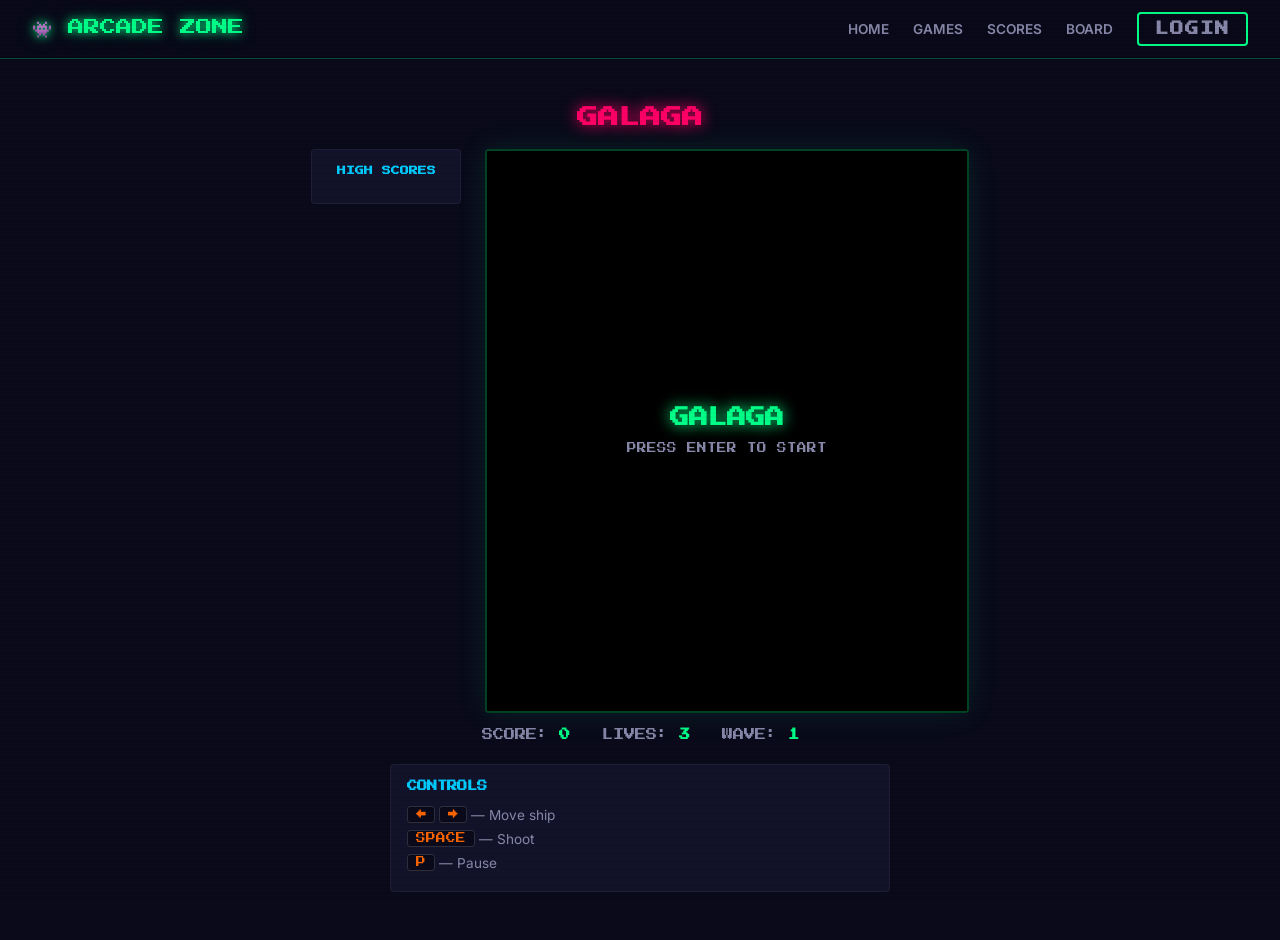
<file: galaga.html>
<!DOCTYPE html>
<html lang="en">
<head>
  <meta charset="UTF-8">
  <meta name="viewport" content="width=device-width, initial-scale=1.0">
  <title>Galaga — Arcade Zone</title>
  <link rel="stylesheet" href="css/style.css">
</head>
<body>
  <nav></nav>
  <main>
    <div class="game-wrapper">
      <div class="game-header">
        <h1 style="color:var(--neon-pink);text-shadow:0 0 15px var(--neon-pink);">GALAGA</h1>
      </div>
      <div class="game-row-layout">
        <!-- HIGH SCORES PANEL (left) -->
        <div class="game-scores-panel" id="highScoresPanel">
          <h4>HIGH SCORES</h4>
          <ol id="highScoresList"></ol>
        </div>

        <div class="game-canvas-container" style="position:relative;">
          <canvas id="gameCanvas" width="480" height="560"></canvas>
          <div class="game-start-overlay" id="overlay">
            <h2>GALAGA</h2>
            <p>PRESS ENTER TO START</p>
          </div>
        </div>
      </div>
      <div class="game-info" id="gameInfo">
        <span>SCORE: <strong id="scoreDisplay">0</strong></span>
        <span>LIVES: <strong id="livesDisplay">3</strong></span>
        <span>WAVE: <strong id="waveDisplay">1</strong></span>
      </div>
      <div class="game-controls">
        <h3>CONTROLS</h3>
        <ul>
          <li><kbd>←</kbd> <kbd>→</kbd> — Move ship</li>
          <li><kbd>SPACE</kbd> — Shoot</li>
          <li><kbd>P</kbd> — Pause</li>
        </ul>
      </div>
    </div>
  </main>
  <script src="js/auth.js"></script>
  <script src="js/api.js"></script>
  <script src="js/scores.js"></script>
  <script src="js/common.js"></script>
  <script>
  (function() {
    const canvas = document.getElementById('gameCanvas');
    const ctx = canvas.getContext('2d');
    const W = canvas.width, H = canvas.height;
    const overlay = document.getElementById('overlay');

    let player, enemies, bullets, enemyBullets, particles, bunkers;
    let score, lives, wave, gameOver, paused, started;
    let keys = {};
    let shootCooldown = 0;
    const SHOOT_DELAY = 18; // Slower shooting
    let waveTimer = 0;
    let diveTimer = 0;
    let enemyDir = 1;
    let enemyMoveTimer = 0;
    let moveInterval = 35; // Slower enemy movement (was ~15-45)
    let formationY = 50;
    let formationTargetY = 50;

    const ENEMY_COLS = 8;
    const ENEMY_ROWS = 4;

    async function loadHighScores() {
      const scores = (await Scores.getScoresForGame('galaga')).slice(0, 10);
      const list = document.getElementById('highScoresList');
      if (scores.length === 0) {
        list.innerHTML = '<li style="color:var(--text-secondary);font-size:0.7rem;">No scores yet</li>';
      } else {
        list.innerHTML = scores.map((s, i) =>
          '<li><span class="hs-rank">' + (i+1) + '.</span> <span class="hs-name">' + s.username + '</span> <span class="hs-score">' + s.score.toLocaleString() + '</span></li>'
        ).join('');
      }
    }

    function init() {
      player = { x: W/2, y: H - 40, w: 30, h: 20, speed: 4, invincible: 0 };
      bullets = [];
      enemyBullets = [];
      particles = [];
      score = 0; lives = 3; wave = 1;
      gameOver = false; paused = false; started = true;
      shootCooldown = 0;
      waveTimer = 0;
      diveTimer = 0;
      moveInterval = 35;
      spawnWave();
      createBunkers();
      overlay.classList.add('hidden');
      updateUI();
      loadHighScores();
      requestAnimationFrame(loop);
    }

    function createBunkers() {
      bunkers = [];
      const bunkerCount = 4;
      const bunkerW = 50;
      const bunkerH = 30;
      const spacing = (W - bunkerCount * bunkerW) / (bunkerCount + 1);
      const bunkerY = H - 90;

      for (let b = 0; b < bunkerCount; b++) {
        const bx = spacing + b * (bunkerW + spacing);
        // Each bunker is made of small blocks
        const blocks = [];
        for (let r = 0; r < 6; r++) {
          for (let c = 0; c < 10; c++) {
            // Create arch shape — skip bottom-center blocks
            const isArch = r >= 4 && c >= 3 && c <= 6;
            // Skip corners for rounded top
            const isCorner = r === 0 && (c === 0 || c === 9);
            if (!isArch && !isCorner) {
              blocks.push({
                x: bx + c * 5,
                y: bunkerY + r * 5,
                w: 5, h: 5,
                hp: 3 // Takes 3 hits to destroy
              });
            }
          }
        }
        bunkers.push(blocks);
      }
    }

    function spawnWave() {
      enemies = [];
      formationTargetY = 50 + Math.min(wave * 3, 40);
      formationY = -50;
      enemyDir = 1;
      enemyMoveTimer = 0;
      // Slower movement, decreasing with waves but slower overall
      moveInterval = Math.max(18, 40 - wave * 2);

      for (let r = 0; r < ENEMY_ROWS; r++) {
        for (let c = 0; c < ENEMY_COLS; c++) {
          const baseX = 50 + c * 48;
          const baseY = r * 38;
          enemies.push({
            x: baseX, y: -60 - r * 40,
            baseX, baseY,
            w: 24, h: 20,
            type: r === 0 ? 2 : (r < 2 ? 1 : 0),
            alive: true,
            diving: false,
            divePath: null,
            diveStep: 0,
            enterDelay: r * ENEMY_COLS * 2 + c * 2,
            entered: false,
            enterTimer: 0,
            hp: r === 0 ? 2 : 1
          });
        }
      }
    }

    function startDive(enemy) {
      if (enemy.diving || !enemy.alive) return;
      enemy.diving = true;
      enemy.diveStep = 0;
      const sx = enemy.x, sy = enemy.y;
      const midX = sx + (Math.random() - 0.5) * 100;
      const midY = sy + 100;
      const ex = player.x + (Math.random() - 0.5) * 60;
      const ey = H + 30;
      enemy.divePath = [
        { x: sx, y: sy },
        { x: midX, y: midY },
        { x: ex, y: ey }
      ];
    }

    function bezierPoint(p0, p1, p2, t) {
      const u = 1 - t;
      return {
        x: u*u*p0.x + 2*u*t*p1.x + t*t*p2.x,
        y: u*u*p0.y + 2*u*t*p1.y + t*t*p2.y
      };
    }

    function playerShoot() {
      if (shootCooldown > 0) return;
      bullets.push({ x: player.x, y: player.y - 12, speed: 5 }); // Slower bullets
      shootCooldown = SHOOT_DELAY;
    }

    function enemyShoot(enemy) {
      const dx = player.x - enemy.x;
      const dy = player.y - enemy.y;
      const d = Math.hypot(dx, dy) || 1;
      const speed = 2 + wave * 0.2; // Slower enemy bullets
      enemyBullets.push({
        x: enemy.x, y: enemy.y + 10,
        vx: (dx / d) * speed * 0.3,
        vy: speed
      });
    }

    function explode(x, y, count, color) {
      for (let i = 0; i < count; i++) {
        const a = Math.random() * Math.PI * 2;
        const s = 1 + Math.random() * 3;
        particles.push({
          x, y, vx: Math.cos(a)*s, vy: Math.sin(a)*s,
          life: 15 + Math.random() * 15,
          color: color || '#ff0066'
        });
      }
    }

    function update() {
      // Player movement
      if (keys['ArrowLeft']) player.x -= player.speed;
      if (keys['ArrowRight']) player.x += player.speed;
      player.x = Math.max(15, Math.min(W - 15, player.x));

      if (keys[' ']) playerShoot();
      if (shootCooldown > 0) shootCooldown--;
      if (player.invincible > 0) player.invincible--;

      // Player bullets
      for (let i = bullets.length - 1; i >= 0; i--) {
        bullets[i].y -= bullets[i].speed;
        if (bullets[i].y < -10) { bullets.splice(i, 1); continue; }

        // Bullet-bunker collision
        const b = bullets[i];
        let hitBunker = false;
        for (let bi = 0; bi < bunkers.length && !hitBunker; bi++) {
          for (let bk = bunkers[bi].length - 1; bk >= 0; bk--) {
            const blk = bunkers[bi][bk];
            if (b.x >= blk.x && b.x <= blk.x + blk.w && b.y >= blk.y && b.y <= blk.y + blk.h) {
              blk.hp--;
              if (blk.hp <= 0) {
                bunkers[bi].splice(bk, 1);
              }
              hitBunker = true;
              break;
            }
          }
        }
        if (hitBunker) { bullets.splice(i, 1); continue; }
      }

      // Enemy bullets
      for (let i = enemyBullets.length - 1; i >= 0; i--) {
        const b = enemyBullets[i];
        b.x += b.vx; b.y += b.vy;
        if (b.y > H + 10 || b.x < -10 || b.x > W + 10) {
          enemyBullets.splice(i, 1);
          continue;
        }

        // Enemy bullet-bunker collision
        let hitBunker = false;
        for (let bi = 0; bi < bunkers.length && !hitBunker; bi++) {
          for (let bk = bunkers[bi].length - 1; bk >= 0; bk--) {
            const blk = bunkers[bi][bk];
            if (b.x >= blk.x && b.x <= blk.x + blk.w && b.y >= blk.y && b.y <= blk.y + blk.h) {
              blk.hp--;
              if (blk.hp <= 0) bunkers[bi].splice(bk, 1);
              hitBunker = true;
              break;
            }
          }
        }
        if (hitBunker) { enemyBullets.splice(i, 1); continue; }

        // Hit player
        if (player.invincible <= 0 && Math.abs(b.x - player.x) < 12 && Math.abs(b.y - player.y) < 12) {
          enemyBullets.splice(i, 1);
          playerHit();
          return;
        }
      }

      // Formation movement
      formationY += (formationTargetY - formationY) * 0.03;

      enemyMoveTimer++;
      if (enemyMoveTimer >= moveInterval) {
        enemyMoveTimer = 0;
        let anyAtEdge = false;
        for (const e of enemies) {
          if (!e.alive || e.diving) continue;
          if (e.entered && (e.baseX < 30 || e.baseX > W - 70)) { anyAtEdge = true; break; }
        }
        if (anyAtEdge) {
          enemyDir *= -1;
          for (const e of enemies) {
            if (!e.alive || e.diving) continue;
            if (e.entered) e.baseY += 6; // Smaller step down
          }
        }
        for (const e of enemies) {
          if (!e.alive || e.diving || !e.entered) continue;
          e.baseX += enemyDir * 8; // Smaller horizontal step
        }
      }

      // Enemy enter animation
      for (const e of enemies) {
        if (e.entered || !e.alive) continue;
        e.enterTimer++;
        if (e.enterTimer >= e.enterDelay) {
          e.y += 2;
          if (e.y >= formationY + e.baseY) {
            e.y = formationY + e.baseY;
            e.entered = true;
          }
        }
      }

      // Update non-diving enemies positions
      for (const e of enemies) {
        if (!e.alive || e.diving || !e.entered) continue;
        e.x = e.baseX;
        e.y = formationY + e.baseY;
      }

      // Dive logic — less frequent dives
      diveTimer++;
      if (diveTimer >= Math.max(80, 180 - wave * 10)) {
        diveTimer = 0;
        const alive = enemies.filter(e => e.alive && e.entered && !e.diving);
        if (alive.length > 0) {
          const diver = alive[Math.floor(Math.random() * alive.length)];
          startDive(diver);
        }
      }

      // Update diving enemies
      for (const e of enemies) {
        if (!e.diving || !e.alive) continue;
        e.diveStep += 0.008 + wave * 0.001; // Slower dive
        if (e.diveStep >= 1) {
          e.diving = false;
          e.x = e.baseX;
          e.y = formationY + e.baseY;
          e.divePath = null;
        } else {
          const pos = bezierPoint(e.divePath[0], e.divePath[1], e.divePath[2], e.diveStep);
          e.x = pos.x;
          e.y = pos.y;
          if (e.diveStep > 0.2 && e.diveStep < 0.6 && Math.random() < 0.015 + wave * 0.003) {
            enemyShoot(e);
          }
        }
      }

      // Bullet-enemy collision
      for (let i = bullets.length - 1; i >= 0; i--) {
        const b = bullets[i];
        let hit = false;
        for (const e of enemies) {
          if (!e.alive) continue;
          if (Math.abs(b.x - e.x) < e.w/2 + 3 && Math.abs(b.y - e.y) < e.h/2 + 3) {
            e.hp--;
            if (e.hp <= 0) {
              e.alive = false;
              score += [50, 80, 150][e.type] * wave;
              explode(e.x, e.y, 12, ['#00ff88','#ffee00','#ff0066'][e.type]);
            } else {
              explode(e.x, e.y, 4, '#ffee00');
            }
            hit = true;
            updateUI();
            break;
          }
        }
        if (hit) bullets.splice(i, 1);
      }

      // Enemy-player collision
      if (player.invincible <= 0) {
        for (const e of enemies) {
          if (!e.alive) continue;
          if (Math.abs(e.x - player.x) < 16 && Math.abs(e.y - player.y) < 16) {
            e.alive = false;
            explode(e.x, e.y, 15, '#ff0066');
            playerHit();
            return;
          }
        }
      }

      // Check if enemies reached the bottom (game over)
      for (const e of enemies) {
        if (e.alive && e.entered && !e.diving && e.y + e.h/2 > H - 100) {
          gameOver = true;
          endGame();
          return;
        }
      }

      // Wave complete
      if (enemies.every(e => !e.alive)) {
        wave++;
        waveTimer = 60;
        spawnWave();
        // Repair bunkers slightly between waves
        for (const bunker of bunkers) {
          for (const blk of bunker) {
            blk.hp = Math.min(3, blk.hp + 1);
          }
        }
        updateUI();
      }

      // Particles
      for (let i = particles.length - 1; i >= 0; i--) {
        const p = particles[i];
        p.x += p.vx; p.y += p.vy;
        p.vx *= 0.96; p.vy *= 0.96;
        p.life--;
        if (p.life <= 0) particles.splice(i, 1);
      }

      if (waveTimer > 0) waveTimer--;
    }

    function playerHit() {
      lives--;
      explode(player.x, player.y, 20, '#00ccff');
      updateUI();
      if (lives <= 0) {
        gameOver = true;
        endGame();
      } else {
        player.x = W / 2;
        player.invincible = 90;
      }
    }

    function drawEnemy(e) {
      const colors = ['#00ff88', '#ffee00', '#ff0066'];
      const color = colors[e.type];

      ctx.fillStyle = color;
      if (e.type === 0) {
        ctx.fillRect(e.x - 10, e.y - 8, 20, 16);
        ctx.fillStyle = '#000';
        ctx.fillRect(e.x - 6, e.y - 4, 4, 4);
        ctx.fillRect(e.x + 2, e.y - 4, 4, 4);
      } else if (e.type === 1) {
        ctx.fillRect(e.x - 8, e.y - 8, 16, 16);
        ctx.fillRect(e.x - 14, e.y - 4, 6, 8);
        ctx.fillRect(e.x + 8, e.y - 4, 6, 8);
        ctx.fillStyle = '#000';
        ctx.fillRect(e.x - 4, e.y - 3, 3, 3);
        ctx.fillRect(e.x + 1, e.y - 3, 3, 3);
      } else {
        ctx.fillRect(e.x - 12, e.y - 10, 24, 20);
        ctx.fillRect(e.x - 16, e.y - 4, 6, 8);
        ctx.fillRect(e.x + 10, e.y - 4, 6, 8);
        ctx.fillStyle = e.hp > 1 ? '#fff' : '#000';
        ctx.fillRect(e.x - 6, e.y - 4, 5, 5);
        ctx.fillRect(e.x + 1, e.y - 4, 5, 5);
        if (e.hp > 1) {
          ctx.fillStyle = '#ffee00';
          ctx.fillRect(e.x - 10, e.y + 4, 20, 3);
        }
      }
    }

    function draw() {
      ctx.fillStyle = '#0a0a20';
      ctx.fillRect(0, 0, W, H);

      // Starfield
      ctx.fillStyle = 'rgba(255,255,255,0.25)';
      for (let i = 0; i < 50; i++) {
        const sx = (i * 137.5 + 50) % W;
        const sy = ((i * 97.3 + 30) + (Date.now() * 0.01 * (i % 3 + 1)) % H) % H;
        ctx.fillRect(sx, sy, 1, 1);
      }

      // Bunkers
      for (const bunker of bunkers) {
        for (const blk of bunker) {
          if (blk.hp === 3) ctx.fillStyle = '#00ff88';
          else if (blk.hp === 2) ctx.fillStyle = '#008844';
          else ctx.fillStyle = '#004422';
          ctx.fillRect(blk.x, blk.y, blk.w, blk.h);
        }
      }

      // Particles
      for (const p of particles) {
        ctx.globalAlpha = Math.max(0, p.life / 20);
        ctx.fillStyle = p.color;
        ctx.fillRect(p.x - 1, p.y - 1, 3, 3);
      }
      ctx.globalAlpha = 1;

      // Enemies
      for (const e of enemies) {
        if (!e.alive) continue;
        if (!e.entered && e.enterTimer < e.enterDelay) continue;
        drawEnemy(e);
      }

      // Player bullets
      ctx.fillStyle = '#00ff88';
      for (const b of bullets) {
        ctx.fillRect(b.x - 1.5, b.y - 5, 3, 10);
      }

      // Enemy bullets
      ctx.fillStyle = '#ff4466';
      for (const b of enemyBullets) {
        ctx.beginPath();
        ctx.arc(b.x, b.y, 3, 0, Math.PI * 2);
        ctx.fill();
      }

      // Player
      if (!gameOver) {
        const showPlayer = player.invincible <= 0 || Math.floor(player.invincible / 4) % 2 === 0;
        if (showPlayer) {
          ctx.fillStyle = '#00ccff';
          ctx.beginPath();
          ctx.moveTo(player.x, player.y - 14);
          ctx.lineTo(player.x - 14, player.y + 8);
          ctx.lineTo(player.x - 4, player.y + 4);
          ctx.lineTo(player.x, player.y + 8);
          ctx.lineTo(player.x + 4, player.y + 4);
          ctx.lineTo(player.x + 14, player.y + 8);
          ctx.closePath();
          ctx.fill();

          ctx.fillStyle = '#0088ff';
          ctx.fillRect(player.x - 3, player.y + 8, 6, 3 + Math.random() * 3);
        }
      }

      // Wave announcement
      if (waveTimer > 30) {
        ctx.fillStyle = 'rgba(0,0,0,0.5)';
        ctx.fillRect(0, H/2 - 30, W, 60);
        ctx.fillStyle = '#ff0066';
        ctx.font = '16px "Press Start 2P"';
        ctx.textAlign = 'center';
        ctx.fillText('WAVE ' + wave, W/2, H/2 + 6);
      }

      if (gameOver) {
        ctx.fillStyle = 'rgba(0,0,0,0.75)';
        ctx.fillRect(0, 0, W, H);
        ctx.fillStyle = '#ff0066';
        ctx.font = '20px "Press Start 2P"';
        ctx.textAlign = 'center';
        ctx.fillText('GAME OVER', W/2, H/2 - 10);
        ctx.fillStyle = '#888';
        ctx.font = '10px "Press Start 2P"';
        ctx.fillText('ENTER TO RESTART', W/2, H/2 + 25);
      }

      if (paused && !gameOver) {
        ctx.fillStyle = 'rgba(0,0,0,0.6)';
        ctx.fillRect(0, 0, W, H);
        ctx.fillStyle = '#ff0066';
        ctx.font = '16px "Press Start 2P"';
        ctx.textAlign = 'center';
        ctx.fillText('PAUSED', W/2, H/2);
      }
    }

    function updateUI() {
      document.getElementById('scoreDisplay').textContent = score.toLocaleString();
      document.getElementById('livesDisplay').textContent = lives;
      document.getElementById('waveDisplay').textContent = wave;
    }

    function endGame() {
      const user = Auth.getCurrentUser();
      if (user && score > 0) await Scores.addScore('galaga', score, user.username);
      loadHighScores();
    }

    let lastTime = 0;
    function loop(ts) {
      if (!started) return;
      if (!lastTime) lastTime = ts;
      lastTime = ts;

      if (!gameOver && !paused) update();
      draw();
      requestAnimationFrame(loop);
    }

    document.addEventListener('keydown', e => {
      keys[e.key] = true;
      if (!started && e.key === 'Enter') { init(); return; }
      if (gameOver && e.key === 'Enter') { init(); return; }
      if (e.key === 'p' || e.key === 'P') paused = !paused;
      if (['ArrowUp','ArrowDown','ArrowLeft','ArrowRight',' '].includes(e.key)) e.preventDefault();
    });
    document.addEventListener('keyup', e => { keys[e.key] = false; });

    ctx.fillStyle = '#0a0a20';
    ctx.fillRect(0, 0, W, H);
    loadHighScores();
  })();
  </script>
</body>
</html>
</file>
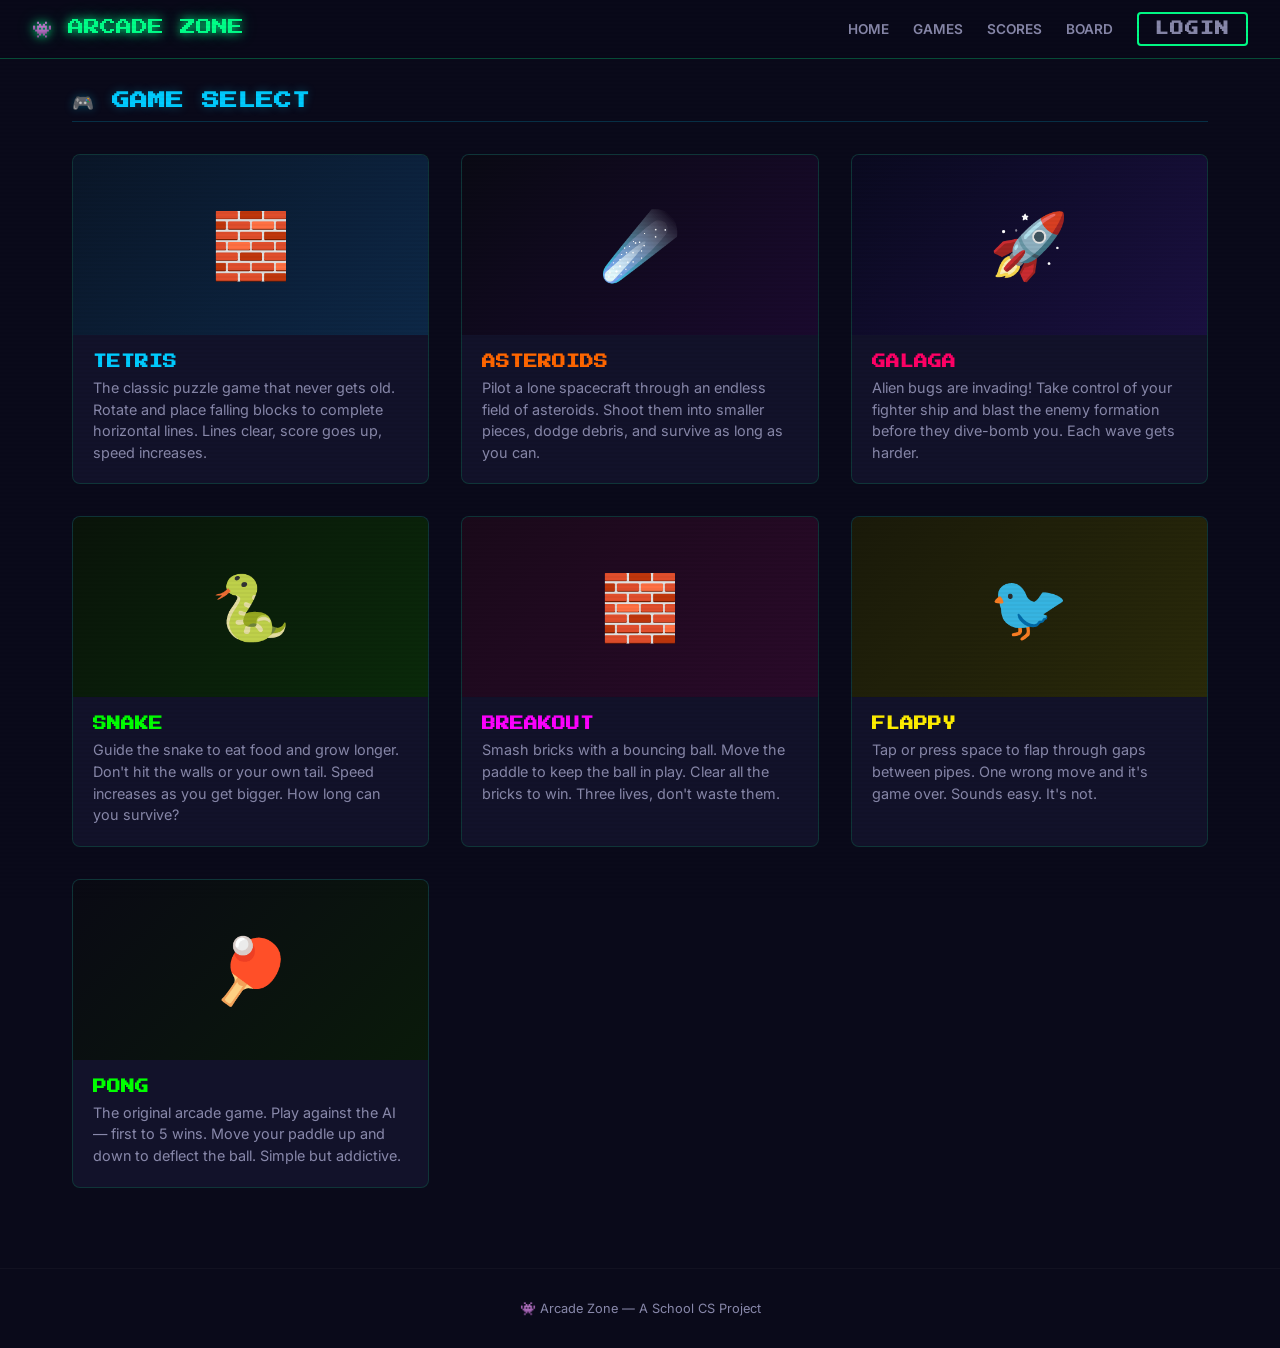
<file: games.html>
<!DOCTYPE html>
<html lang="en">
<head>
  <meta charset="UTF-8">
  <meta name="viewport" content="width=device-width, initial-scale=1.0">
  <title>Games — Arcade Zone</title>
  <link rel="stylesheet" href="css/style.css">
</head>
<body>
  <nav></nav>
  <main>
    <h2 class="section-title">🎮 GAME SELECT</h2>
    <div class="games-grid">
      <a href="tetris.html" class="game-card">
        <div class="game-card-preview tetris-bg">🧱</div>
        <div class="game-card-body">
          <h3 class="tetris-title">TETRIS</h3>
          <p>The classic puzzle game that never gets old. Rotate and place falling blocks to complete horizontal lines. Lines clear, score goes up, speed increases.</p>
        </div>
      </a>
      <a href="asteroids.html" class="game-card">
        <div class="game-card-preview asteroids-bg">☄️</div>
        <div class="game-card-body">
          <h3 class="asteroids-title">ASTEROIDS</h3>
          <p>Pilot a lone spacecraft through an endless field of asteroids. Shoot them into smaller pieces, dodge debris, and survive as long as you can.</p>
        </div>
      </a>
      <a href="galaga.html" class="game-card">
        <div class="game-card-preview galaga-bg">🚀</div>
        <div class="game-card-body">
          <h3 class="galaga-title">GALAGA</h3>
          <p>Alien bugs are invading! Take control of your fighter ship and blast the enemy formation before they dive-bomb you. Each wave gets harder.</p>
        </div>
      </a>
      <a href="snake.html" class="game-card">
        <div class="game-card-preview snake-bg">🐍</div>
        <div class="game-card-body">
          <h3 class="snake-title">SNAKE</h3>
          <p>Guide the snake to eat food and grow longer. Don't hit the walls or your own tail. Speed increases as you get bigger. How long can you survive?</p>
        </div>
      </a>
      <a href="breakout.html" class="game-card">
        <div class="game-card-preview breakout-bg">🧱</div>
        <div class="game-card-body">
          <h3 class="breakout-title">BREAKOUT</h3>
          <p>Smash bricks with a bouncing ball. Move the paddle to keep the ball in play. Clear all the bricks to win. Three lives, don't waste them.</p>
        </div>
      </a>
      <a href="flappy.html" class="game-card">
        <div class="game-card-preview flappy-bg">🐦</div>
        <div class="game-card-body">
          <h3 class="flappy-title">FLAPPY</h3>
          <p>Tap or press space to flap through gaps between pipes. One wrong move and it's game over. Sounds easy. It's not.</p>
        </div>
      </a>
      <a href="pong.html" class="game-card">
        <div class="game-card-preview pong-bg">🏓</div>
        <div class="game-card-body">
          <h3 class="pong-title">PONG</h3>
          <p>The original arcade game. Play against the AI — first to 5 wins. Move your paddle up and down to deflect the ball. Simple but addictive.</p>
        </div>
      </a>
    </div>
  </main>
  <footer>
    <p>👾 Arcade Zone — A School CS Project</p>
  </footer>
  <script src="js/auth.js"></script>
  <script src="js/common.js"></script>
</body>
</html>
</file>
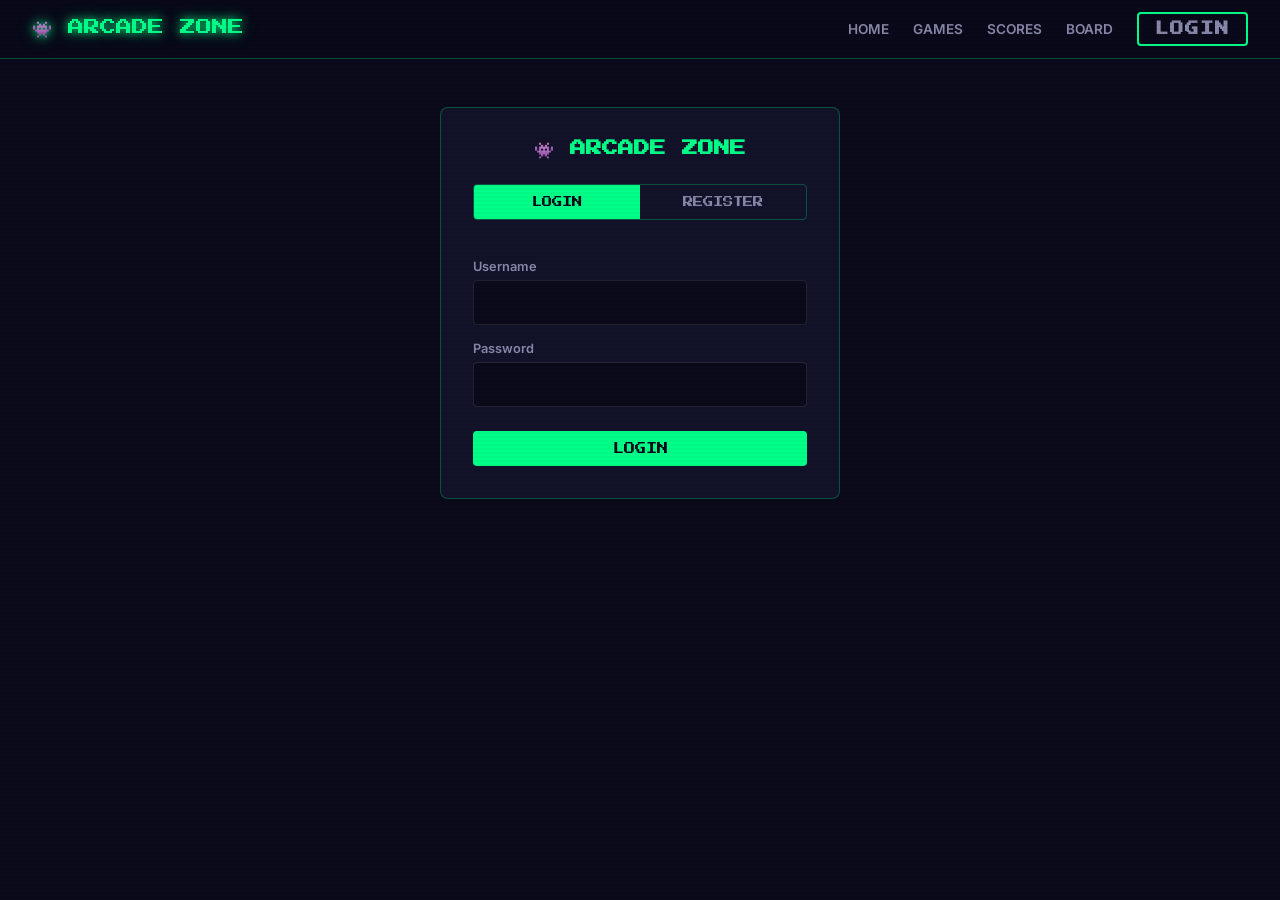
<file: login.html>
<!DOCTYPE html>
<html lang="en">
<head>
  <meta charset="UTF-8">
  <meta name="viewport" content="width=device-width, initial-scale=1.0">
  <title>Login — Arcade Zone</title>
  <link rel="stylesheet" href="css/style.css">
</head>
<body>
  <nav></nav>
  <div class="auth-container">
    <h2>👾 ARCADE ZONE</h2>
    <div class="auth-tabs">
      <button class="auth-tab active" onclick="switchTab('login')">LOGIN</button>
      <button class="auth-tab" onclick="switchTab('register')">REGISTER</button>
    </div>
    <div id="error" class="auth-error"></div>
    <form id="authForm" onsubmit="handleSubmit(event)">
      <div class="form-group">
        <label>Username</label>
        <input type="text" id="username" autocomplete="username" required>
      </div>
      <div class="form-group">
        <label>Password</label>
        <input type="password" id="password" autocomplete="current-password" required>
      </div>
      <button type="submit" class="auth-submit" id="submitBtn">LOGIN</button>
    </form>
  </div>
  <script src="js/auth.js"></script>
  <script src="js/common.js"></script>
  <script>
    let mode = 'login';

    function switchTab(m) {
      mode = m;
      document.querySelectorAll('.auth-tab').forEach((t, i) => {
        t.classList.toggle('active', (i === 0 && m === 'login') || (i === 1 && m === 'register'));
      });
      document.getElementById('submitBtn').textContent = m === 'login' ? 'LOGIN' : 'REGISTER';
      document.getElementById('error').textContent = '';
    }

    function handleSubmit(e) {
      e.preventDefault();
      const u = document.getElementById('username').value.trim();
      const p = document.getElementById('password').value;
      const errEl = document.getElementById('error');

      const result = mode === 'login' ? Auth.login(u, p) : Auth.register(u, p);
      if (result.ok) {
        window.location.href = 'index.html';
      } else {
        errEl.textContent = result.error;
      }
    }

    if (Auth.isLoggedIn()) {
      window.location.href = 'index.html';
    }
  </script>
</body>
</html>
</file>
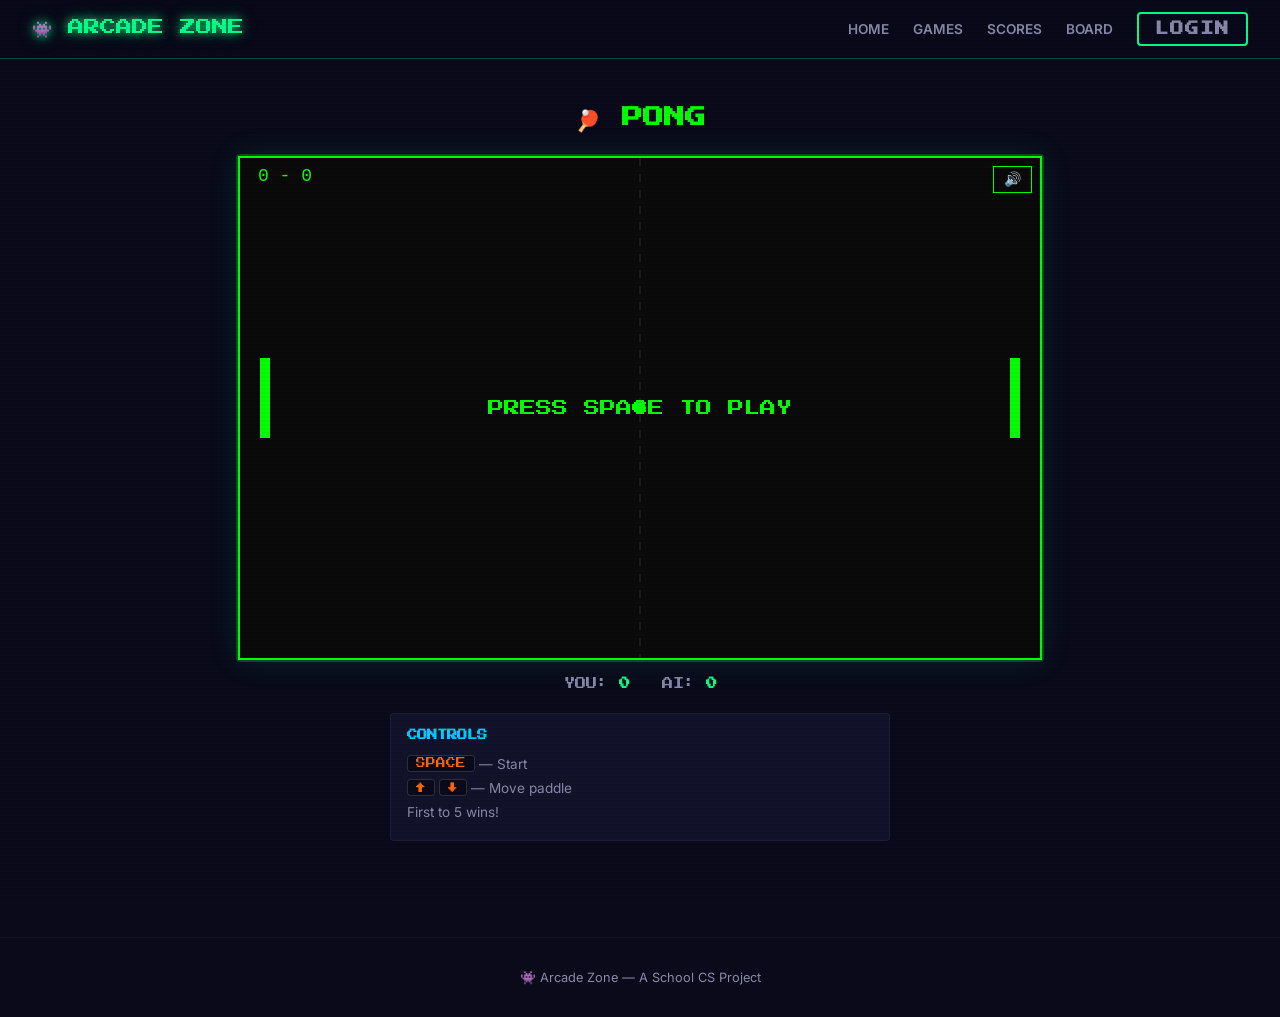
<file: pong.html>
<!DOCTYPE html>
<html lang="en">
<head>
<meta charset="UTF-8">
<meta name="viewport" content="width=device-width, initial-scale=1.0">
<title>Pong — Arcade Zone</title>
<link rel="stylesheet" href="css/style.css">
<style>
.game-canvas-container { background: #0a0a0a; }
canvas { border: 2px solid #0f0; display: block; }
#gameUI { position: absolute; top: 10px; left: 0; right: 0; display: flex; justify-content: space-between; padding: 0 20px; z-index: 10; }
#gameUI span { color: #0f0; font-size: 18px; font-family: 'Courier New', monospace; }
#gameMsg { position: absolute; bottom: 30px; left: 50%; transform: translateX(-50%); color: #0ff; font-size: 11px; text-align: center; pointer-events: none; opacity: 0; transition: opacity 0.5s; white-space: nowrap; font-family: 'Press Start 2P', monospace; }
#gameMsg.show { opacity: 1; }
#muteBtn { position: absolute; top: 10px; right: 10px; background: none; border: 1px solid #0f0; color: #0f0; padding: 4px 10px; cursor: pointer; font-family: 'Courier New', monospace; font-size: 14px; z-index: 20; }
#gameStart { position: absolute; top: 50%; left: 50%; transform: translate(-50%, -50%); color: #0f0; font-size: 16px; z-index: 15; font-family: 'Press Start 2P', monospace; cursor: pointer; }
</style>
</head>
<body>
<nav></nav>
<main>
  <div class="game-wrapper">
    <div class="game-header">
      <h1 style="font-family:'Press Start 2P',monospace;color:#00ff00;">🏓 PONG</h1>
    </div>
    <div class="game-canvas-container" style="position:relative;">
      <div id="gameUI"><span id="score">0 - 0</span></div>
      <button id="muteBtn">🔊</button>
      <div id="gameStart">PRESS SPACE TO PLAY</div>
      <div id="gameMsg"></div>
      <canvas id="c" width="800" height="500"></canvas>
    </div>
    <div class="game-info">
      <span>YOU: <strong id="pScore">0</strong></span>
      <span>AI: <strong id="aScoreDisplay">0</strong></span>
    </div>
    <div class="game-controls">
      <h3>CONTROLS</h3>
      <ul>
        <li><kbd>SPACE</kbd> — Start</li>
        <li><kbd>↑</kbd> <kbd>↓</kbd> — Move paddle</li>
        <li>First to 5 wins!</li>
      </ul>
    </div>
  </div>
</main>
<footer><p>👾 Arcade Zone — A School CS Project</p></footer>
<script src="js/auth.js"></script>
<script src="js/api.js"></script>
<script src="js/common.js"></script>
<script>
const c = document.getElementById('c'), ctx = c.getContext('2d');
let muted = false;
document.getElementById('muteBtn').onclick = () => { muted = !muted; document.getElementById('muteBtn').textContent = muted ? '🔇' : '🔊'; };
const audio = { play(name) { if (muted) return; const a = new Audio('audio/' + name + '.mp3'); a.play().catch(()=>{}); } };

const W = 800, H = 500;
let player = { y: 200, h: 80, w: 10, x: 20 }, ai = { y: 200, h: 80, w: 10, x: 770 };
let ball = { x: 400, y: 250, vx: 4, vy: 3, r: 6 };
let pScore = 0, aScore = 0, started = false, gameOver = false, msgTimer = 0;

function showMsg(text, dur = 3000) {
  const el = document.getElementById('gameMsg');
  el.textContent = text; el.classList.add('show');
  clearTimeout(msgTimer); msgTimer = setTimeout(() => el.classList.remove('show'), dur);
}

async function submitScore(s) {
  const user = Auth.getCurrentUser();
  if (user && s > 0) await Api.addScore('pong', s, user.username);
}

document.addEventListener('keydown', e => {
  if (e.code === 'Space' && !started) {
    started = true;
    document.getElementById('gameStart').style.display = 'none';
    audio.play('pong-start');
    showMsg('Game started! First to 5 wins.');
  }
});

let keys = {};
document.addEventListener('keydown', e => keys[e.code] = true);
document.addEventListener('keyup', e => keys[e.code] = false);

function reset() {
  ball.x = 400; ball.y = 250;
  ball.vx = (Math.random() > 0.5 ? 1 : -1) * 4;
  ball.vy = (Math.random() - 0.5) * 6;
}

function update() {
  if (!started) return;
  if (keys['ArrowUp']) player.y = Math.max(0, player.y - 6);
  if (keys['ArrowDown']) player.y = Math.min(H - player.h, player.y + 6);
  const mid = player.y + player.h / 2;
  if (mid < ball.y - 20) ai.y += 4;
  else if (mid > ball.y + 20) ai.y -= 4;
  ai.y = Math.max(0, Math.min(H - ai.h, ai.y));

  ball.x += ball.vx; ball.y += ball.vy;
  if (ball.y - ball.r < 0 || ball.y + ball.r > H) ball.vy *= -1;
  if (ball.x - ball.r < player.x + player.w && ball.y > player.y && ball.y < player.y + player.h) {
    ball.vx = Math.abs(ball.vx) * 1.05; ball.vy += (ball.y - (player.y + player.h/2)) * 0.1;
  }
  if (ball.x + ball.r > ai.x && ball.y > ai.y && ball.y < ai.y + ai.h) {
    ball.vx = -Math.abs(ball.vx) * 1.05; ball.vy += (ball.y - (ai.y + ai.h/2)) * 0.1;
  }
  if (ball.x < 0) {
    aScore++;
    document.getElementById('score').textContent = pScore + ' - ' + aScore;
    document.getElementById('aScoreDisplay').textContent = aScore;
    reset();
    if (aScore >= 5) { gameOver = true; showMsg('AI wins! ' + pScore + '-' + aScore, 5000); audio.play('pong-gameover'); submitScore(pScore * 100); }
  }
  if (ball.x > W) {
    pScore++;
    document.getElementById('score').textContent = pScore + ' - ' + aScore;
    document.getElementById('pScore').textContent = pScore;
    reset();
    if (pScore >= 5) { gameOver = true; showMsg('You win! ' + pScore + '-' + aScore, 5000); submitScore(pScore * 100); }
  }
  if (Math.abs(ball.vx) > 12) ball.vx = 12 * Math.sign(ball.vx);
}

function draw() {
  ctx.fillStyle = '#0a0a0a'; ctx.fillRect(0, 0, W, H);
  ctx.setLineDash([8, 8]); ctx.strokeStyle = '#1a1a1a'; ctx.lineWidth = 2;
  ctx.beginPath(); ctx.moveTo(W/2, 0); ctx.lineTo(W/2, H); ctx.stroke(); ctx.setLineDash([]);
  ctx.fillStyle = '#0f0'; ctx.fillRect(player.x, player.y, player.w, player.h);
  ctx.fillRect(ai.x, ai.y, ai.w, ai.h);
  ctx.beginPath(); ctx.arc(ball.x, ball.y, ball.r, 0, Math.PI*2); ctx.fill();
  if (gameOver) {
    ctx.fillStyle = '#0f0'; ctx.font = '36px Courier New'; ctx.textAlign = 'center';
    ctx.fillText(pScore >= 5 ? 'YOU WIN!' : 'GAME OVER', W/2, H/2);
  }
}

function loop() { update(); draw(); if (!gameOver) requestAnimationFrame(loop); else { draw(); } }
requestAnimationFrame(loop);
</script>
</body>
</html>
</file>
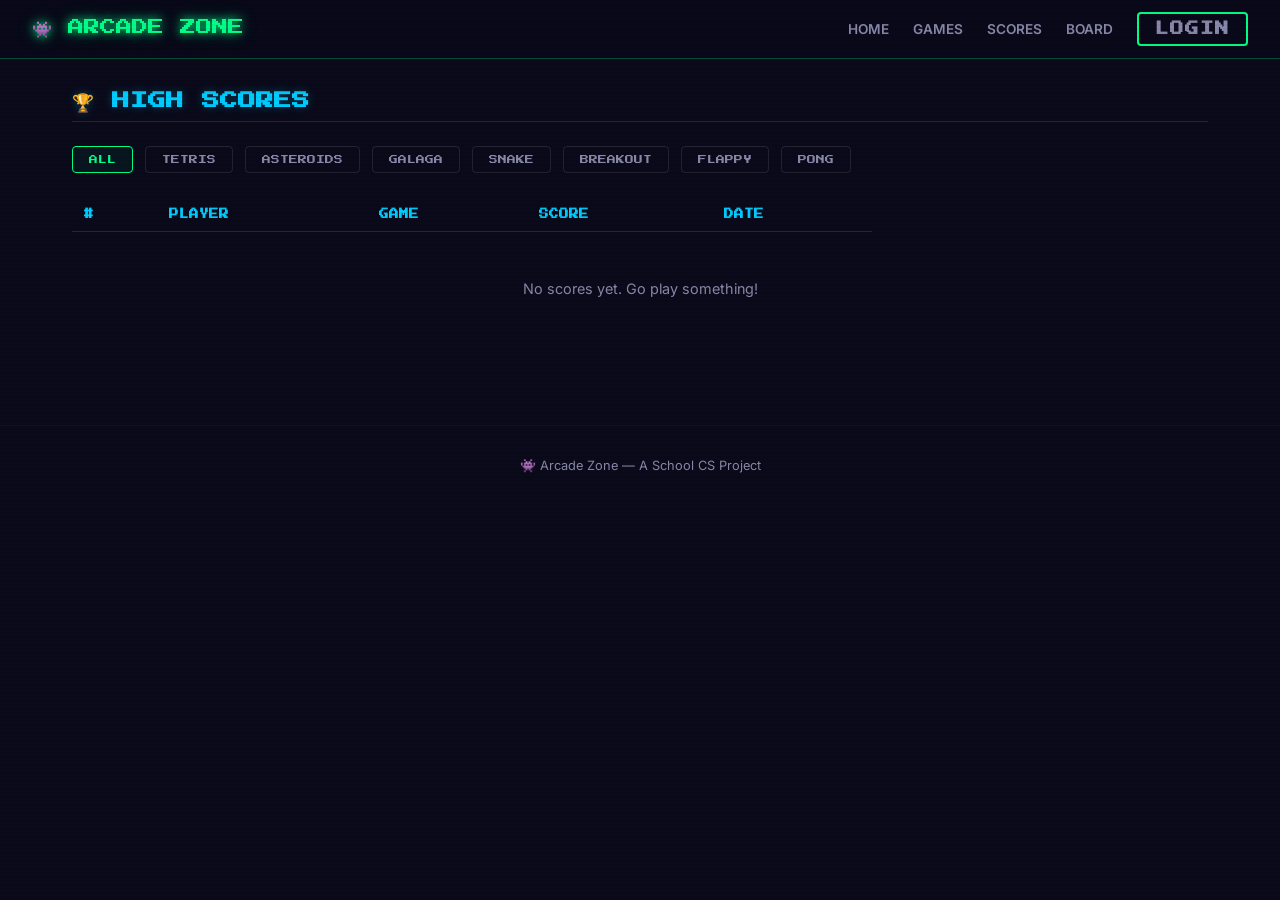
<file: scores.html>
<!DOCTYPE html>
<html lang="en">
<head>
  <meta charset="UTF-8">
  <meta name="viewport" content="width=device-width, initial-scale=1.0">
  <title>Scores — Arcade Zone</title>
  <link rel="stylesheet" href="css/style.css">
</head>
<body>
  <nav></nav>
  <main>
    <h2 class="section-title">🏆 HIGH SCORES</h2>
    <div class="scores-filters">
      <button class="filter-btn active" onclick="filterScores('all')">ALL</button>
      <button class="filter-btn" onclick="filterScores('tetris')">TETRIS</button>
      <button class="filter-btn" onclick="filterScores('asteroids')">ASTEROIDS</button>
      <button class="filter-btn" onclick="filterScores('galaga')">GALAGA</button>
      <button class="filter-btn" onclick="filterScores('snake')">SNAKE</button>
      <button class="filter-btn" onclick="filterScores('breakout')">BREAKOUT</button>
      <button class="filter-btn" onclick="filterScores('flappy')">FLAPPY</button>
      <button class="filter-btn" onclick="filterScores('pong')">PONG</button>
    </div>
    <table class="scores-table">
      <thead>
        <tr>
          <th>#</th>
          <th>PLAYER</th>
          <th>GAME</th>
          <th>SCORE</th>
          <th>DATE</th>
        </tr>
      </thead>
      <tbody id="scoresBody">
        <tr><td colspan="5" style="text-align:center;color:var(--text-secondary);padding:2rem;">Loading scores...</td></tr>
      </tbody>
    </table>
    <div id="noScores" class="board-empty" style="display:none;">No scores yet. Go play something!</div>
  </main>
  <footer>
    <p>👾 Arcade Zone — A School CS Project</p>
  </footer>
  <script src="js/auth.js"></script>
  <script src="js/api.js"></script>
  <script src="js/scores.js"></script>
  <script src="js/common.js"></script>
  <script>
    let currentFilter = 'all';

    function escapeHtml(text) {
      const div = document.createElement('div');
      div.textContent = text;
      return div.innerHTML;
    }

    function filterScores(game) {
      currentFilter = game;
      document.querySelectorAll('.filter-btn').forEach(b => {
        b.classList.toggle('active', b.textContent.toLowerCase() === game);
      });
      renderScores();
    }

    async function renderScores() {
      const tbody = document.getElementById('scoresBody');
      const noEl = document.getElementById('noScores');

      let scores = currentFilter === 'all'
        ? await Scores.getScoresSorted()
        : await Scores.getScoresForGame(currentFilter);

      if (scores.length === 0) {
        tbody.innerHTML = '';
        noEl.style.display = 'block';
        return;
      }
      noEl.style.display = 'none';

      tbody.innerHTML = scores.map((s, i) => {
        const rankClass = i < 3 ? `rank-${i + 1}` : '';
        const badgeClass = s.game;
        return `<tr class="${rankClass}">
          <td>${i + 1}</td>
          <td>${escapeHtml(s.username)}</td>
          <td><span class="game-badge ${badgeClass}">${s.game.toUpperCase()}</span></td>
          <td>${s.score.toLocaleString()}</td>
          <td>${Scores.formatDate(s.date)}</td>
        </tr>`;
      }).join('');
    }

    renderScores();

    // Auto-refresh scores every 10 seconds
    setInterval(renderScores, 10000);
  </script>
</body>
</html>
</file>
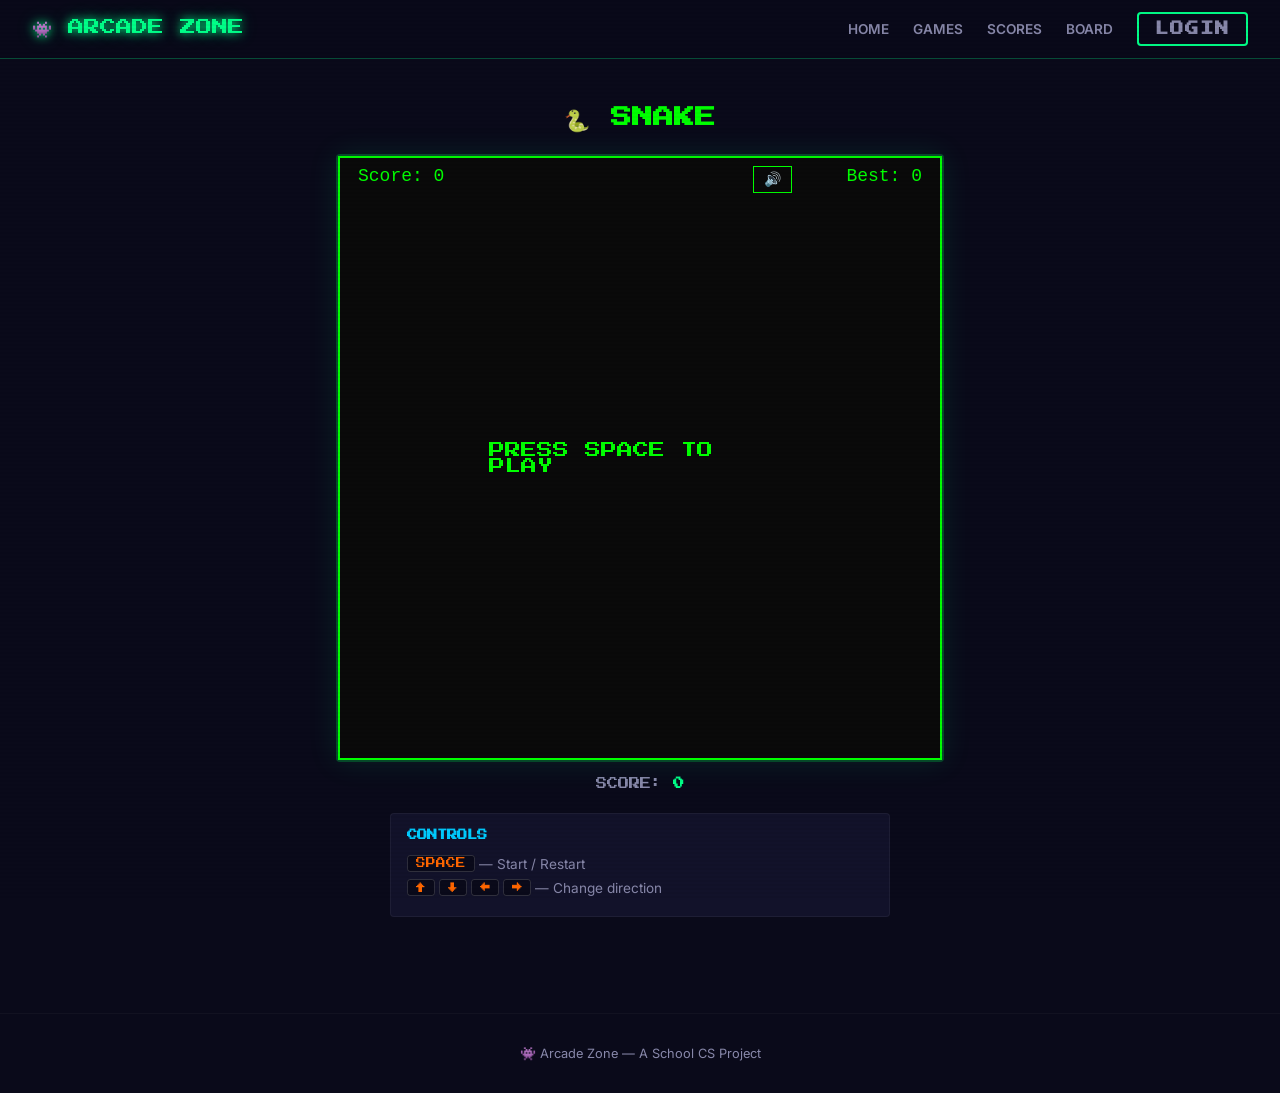
<file: snake.html>
<!DOCTYPE html>
<html lang="en">
<head>
<meta charset="UTF-8">
<meta name="viewport" content="width=device-width, initial-scale=1.0">
<title>Snake — Arcade Zone</title>
<link rel="stylesheet" href="css/style.css">
<style>
.game-canvas-container { background: #0a0a0a; }
canvas { border: 2px solid #0f0; display: block; }
#gameScore { position: absolute; top: 10px; left: 20px; font-size: 18px; color: #0f0; font-family: 'Courier New', monospace; }
#gameHigh { position: absolute; top: 10px; right: 20px; font-size: 18px; color: #0f0; font-family: 'Courier New', monospace; }
#gameMsg { position: absolute; bottom: 30px; left: 50%; transform: translateX(-50%); color: #0f0; font-size: 11px; text-align: center; pointer-events: none; opacity: 0; transition: opacity 0.5s; white-space: nowrap; font-family: 'Press Start 2P', monospace; }
#gameMsg.show { opacity: 1; }
#muteBtn { position: absolute; top: 10px; right: 150px; background: none; border: 1px solid #0f0; color: #0f0; padding: 4px 10px; cursor: pointer; font-family: 'Courier New', monospace; font-size: 14px; z-index: 20; }
#gameStart { position: absolute; top: 50%; left: 50%; transform: translate(-50%, -50%); color: #0f0; font-size: 16px; z-index: 15; font-family: 'Press Start 2P', monospace; }
</style>
</head>
<body>
<nav></nav>
<main>
  <div class="game-wrapper">
    <div class="game-header">
      <h1 style="font-family:'Press Start 2P',monospace;color:#00ff00;">🐍 SNAKE</h1>
    </div>
    <div class="game-canvas-container" style="position:relative;">
      <div id="gameScore">Score: 0</div>
      <div id="gameHigh">Best: 0</div>
      <button id="muteBtn">🔊</button>
      <div id="gameStart">PRESS SPACE TO PLAY</div>
      <div id="gameMsg"></div>
      <canvas id="c" width="600" height="600"></canvas>
    </div>
    <div class="game-info">
      <span>SCORE: <strong id="infoScore">0</strong></span>
    </div>
    <div class="game-controls">
      <h3>CONTROLS</h3>
      <ul>
        <li><kbd>SPACE</kbd> — Start / Restart</li>
        <li><kbd>↑</kbd> <kbd>↓</kbd> <kbd>←</kbd> <kbd>→</kbd> — Change direction</li>
      </ul>
    </div>
  </div>
</main>
<footer><p>👾 Arcade Zone — A School CS Project</p></footer>
<script src="js/auth.js"></script>
<script src="js/api.js"></script>
<script src="js/common.js"></script>
<script>
const c = document.getElementById('c'), ctx = c.getContext('2d');
let muted = false;
document.getElementById('muteBtn').onclick = () => { muted = !muted; document.getElementById('muteBtn').textContent = muted ? '🔇' : '🔊'; };
const audio = { play(n) { if (muted) return; new Audio('audio/' + n + '.mp3').play().catch(()=>{}); } };

const GRID = 20, CELL = 30;
let snake, dir, food, score, high = 0, started = false, gameOver = false, msgTimer = 0, lastMove = 0;

function showMsg(t, d=3000) {
  const el = document.getElementById('gameMsg'); el.textContent = t; el.classList.add('show');
  clearTimeout(msgTimer); msgTimer = setTimeout(() => el.classList.remove('show'), d);
}

async function submitScore(s) {
  const user = Auth.getCurrentUser();
  if (user && s > 0) await Api.addScore('snake', s, user.username);
}

function init() {
  snake = [{x:10,y:10},{x:9,y:10},{x:8,y:10}];
  dir = {x:1,y:0}; nextDir = {x:1,y:0};
  score = 0; gameOver = false;
  placeFood();
  document.getElementById('gameScore').textContent = 'Score: 0';
  document.getElementById('infoScore').textContent = '0';
}

function placeFood() {
  do { food = {x: Math.floor(Math.random()*GRID), y: Math.floor(Math.random()*GRID)}; }
  while (snake.some(s => s.x === food.x && s.y === food.y));
}

document.addEventListener('keydown', e => {
  if (e.code === 'Space' && !started) { started = true; document.getElementById('gameStart').style.display = 'none'; audio.play('snake-start'); init(); }
  if (e.code === 'Space' && gameOver) init();
  if (e.code === 'ArrowUp' && dir.y === 0) nextDir = {x:0,y:-1};
  if (e.code === 'ArrowDown' && dir.y === 0) nextDir = {x:0,y:1};
  if (e.code === 'ArrowLeft' && dir.x === 0) nextDir = {x:-1,y:0};
  if (e.code === 'ArrowRight' && dir.x === 0) nextDir = {x:1,y:0};
});
let nextDir = {x:1,y:0};

function update(ts) {
  if (!started || gameOver) return;
  if (ts - lastMove < 100) return;
  lastMove = ts;
  dir = {...nextDir};
  const head = {x: snake[0].x + dir.x, y: snake[0].y + dir.y};
  if (head.x < 0 || head.x >= GRID || head.y < 0 || head.y >= GRID || snake.some(s => s.x === head.x && s.y === head.y)) {
    gameOver = true;
    if (score > high) high = score;
    document.getElementById('gameHigh').textContent = 'Best: ' + high;
    audio.play('snake-death');
    showMsg('Game Over! Score: ' + score, 4000);
    submitScore(score);
    return;
  }
  snake.unshift(head);
  if (head.x === food.x && head.y === food.y) {
    score += 10;
    document.getElementById('gameScore').textContent = 'Score: ' + score;
    document.getElementById('infoScore').textContent = score;
    placeFood();
    if (score % 50 === 0) { audio.play('snake-score'); showMsg('Nice streak! +50', 3000); }
  } else { snake.pop(); }
}

function draw() {
  ctx.fillStyle = '#0a0a0a'; ctx.fillRect(0, 0, 600, 600);
  if (!started) return;
  snake.forEach((s, i) => {
    ctx.fillStyle = i === 0 ? '#0f0' : '#0a0';
    ctx.fillRect(s.x * CELL + 1, s.y * CELL + 1, CELL - 2, CELL - 2);
  });
  ctx.fillStyle = '#ff0'; ctx.fillRect(food.x * CELL + 2, food.y * CELL + 2, CELL - 4, CELL - 4);
  if (gameOver) {
    ctx.fillStyle = '#0f0'; ctx.font = '36px Courier New'; ctx.textAlign = 'center';
    ctx.fillText('GAME OVER', 300, 280); ctx.font = '16px Courier New'; ctx.fillText('Press SPACE to restart', 300, 320);
  }
}

function loop(ts) { update(ts); draw(); requestAnimationFrame(loop); }
requestAnimationFrame(loop);
</script>
</body>
</html>
</file>
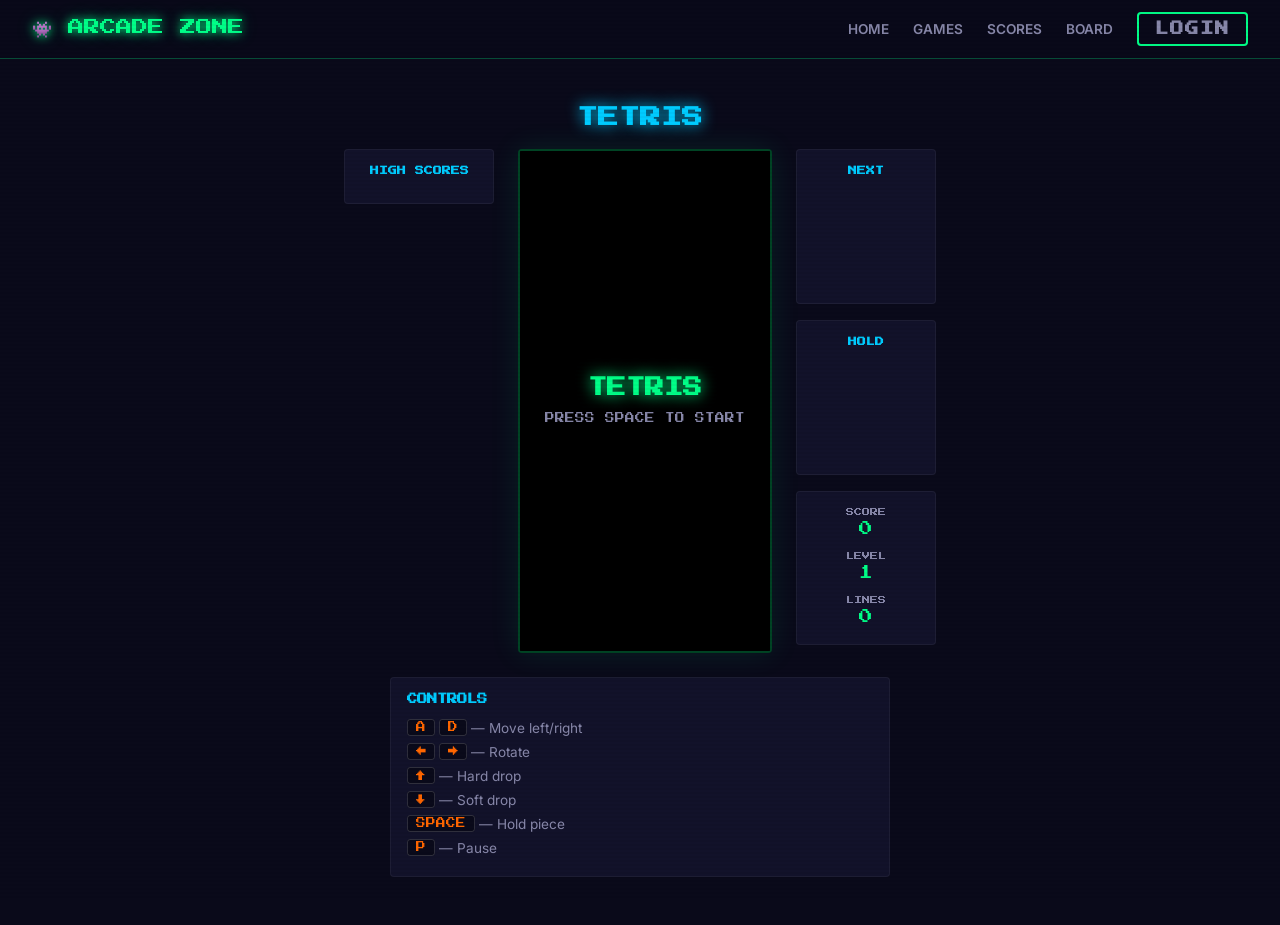
<file: tetris.html>
<!DOCTYPE html>
<html lang="en">
<head>
  <meta charset="UTF-8">
  <meta name="viewport" content="width=device-width, initial-scale=1.0">
  <title>Tetris — Arcade Zone</title>
  <link rel="stylesheet" href="css/style.css">
</head>
<body>
  <nav></nav>
  <main>
    <div class="game-wrapper">
      <div class="game-header">
        <h1 style="color:var(--neon-cyan);text-shadow:0 0 15px var(--neon-cyan);">TETRIS</h1>
      </div>
      <div class="tetris-layout">
        <!-- HIGH SCORES PANEL (left) -->
        <div class="game-scores-panel" id="highScoresPanel">
          <h4>HIGH SCORES</h4>
          <ol id="highScoresList"></ol>
        </div>

        <div class="game-canvas-container" style="position:relative;">
          <canvas id="gameCanvas" width="250" height="500"></canvas>
          <div class="game-start-overlay" id="overlay">
            <h2>TETRIS</h2>
            <p>PRESS SPACE TO START</p>
          </div>
        </div>

        <div style="display:flex;flex-direction:column;gap:1rem;">
          <div class="tetris-side">
            <h4>NEXT</h4>
            <canvas id="nextCanvas" width="100" height="100"></canvas>
          </div>
          <div class="tetris-side">
            <h4>HOLD</h4>
            <canvas id="holdCanvas" width="100" height="100"></canvas>
          </div>
          <div class="tetris-side tetris-stats">
            <div class="tetris-stat">
              <label>SCORE</label>
              <span id="scoreDisplay">0</span>
            </div>
            <div class="tetris-stat">
              <label>LEVEL</label>
              <span id="levelDisplay">1</span>
            </div>
            <div class="tetris-stat">
              <label>LINES</label>
              <span id="linesDisplay">0</span>
            </div>
          </div>
        </div>
      </div>
      <div class="game-controls">
        <h3>CONTROLS</h3>
        <ul>
          <li><kbd>A</kbd> <kbd>D</kbd> — Move left/right</li>
          <li><kbd>←</kbd> <kbd>→</kbd> — Rotate</li>
          <li><kbd>↑</kbd> — Hard drop</li>
          <li><kbd>↓</kbd> — Soft drop</li>
          <li><kbd>SPACE</kbd> — Hold piece</li>
          <li><kbd>P</kbd> — Pause</li>
        </ul>
      </div>
    </div>
  </main>
  <script src="js/auth.js"></script>
  <script src="js/api.js"></script>
  <script src="js/scores.js"></script>
  <script src="js/common.js"></script>
  <script>
  (function() {
    const canvas = document.getElementById('gameCanvas');
    const ctx = canvas.getContext('2d');
    const nextCanvas = document.getElementById('nextCanvas');
    const nextCtx = nextCanvas.getContext('2d');
    const holdCanvas = document.getElementById('holdCanvas');
    const holdCtx = holdCanvas.getContext('2d');
    const overlay = document.getElementById('overlay');

    const COLS = 10, ROWS = 20, BLOCK = 25;
    const COLORS = [
      null,
      '#00ccff', // I - cyan
      '#ffee00', // O - yellow
      '#aa00ff', // T - purple
      '#00ff88', // S - green
      '#ff0044', // Z - red
      '#0088ff', // J - blue
      '#ff6600'  // L - orange
    ];

    const SHAPES = {
      I: { id:1, blocks:[[0,0],[1,0],[2,0],[3,0]], size:4 },
      O: { id:2, blocks:[[0,0],[1,0],[0,1],[1,1]], size:2 },
      T: { id:3, blocks:[[0,0],[1,0],[2,0],[1,1]], size:3 },
      S: { id:4, blocks:[[1,0],[2,0],[0,1],[1,1]], size:3 },
      Z: { id:5, blocks:[[0,0],[1,0],[1,1],[2,1]], size:3 },
      J: { id:6, blocks:[[0,0],[0,1],[1,1],[2,1]], size:3 },
      L: { id:7, blocks:[[2,0],[0,1],[1,1],[2,1]], size:3 }
    };
    const SHAPE_KEYS = Object.keys(SHAPES);

    let board, current, next, held, canHold;
    let score, lines, level, gameOver, paused, started;
    let dropTimer, dropInterval, lastTime;

    async function loadHighScores() {
      const scores = (await Scores.getScoresForGame('tetris')).slice(0, 10);
      const list = document.getElementById('highScoresList');
      if (scores.length === 0) {
        list.innerHTML = '<li style="color:var(--text-secondary);font-size:0.7rem;">No scores yet</li>';
      } else {
        list.innerHTML = scores.map((s, i) =>
          '<li><span class="hs-rank">' + (i+1) + '.</span> <span class="hs-name">' + s.username + '</span> <span class="hs-score">' + s.score.toLocaleString() + '</span></li>'
        ).join('');
      }
    }

    function init() {
      board = Array.from({length:ROWS}, () => Array(COLS).fill(0));
      score = 0; lines = 0; level = 1;
      gameOver = false; paused = false; started = true;
      held = null; canHold = true;
      dropInterval = 800;
      dropTimer = 0;
      lastTime = 0;
      overlay.classList.add('hidden');
      next = randomPiece();
      spawnPiece();
      drawHold();
      updateUI();
      loadHighScores();
      requestAnimationFrame(loop);
    }

    function randomPiece() {
      const key = SHAPE_KEYS[Math.floor(Math.random() * SHAPE_KEYS.length)];
      return JSON.parse(JSON.stringify(SHAPES[key]));
    }

    function spawnPiece() {
      current = next;
      current.x = Math.floor((COLS - current.size) / 2);
      current.y = 0;
      current.rotBlocks = current.blocks.map(b => [...b]);
      next = randomPiece();
      canHold = true;
      drawNext();
      if (collides(current.x, current.y, current.rotBlocks)) {
        gameOver = true;
        endGame();
      }
    }

    function rotate(piece) {
      const size = piece.size;
      return piece.rotBlocks.map(([x,y]) => [size - 1 - y, x]);
    }

    function collides(px, py, blocks) {
      for (const [bx, by] of blocks) {
        const nx = px + bx, ny = py + by;
        if (nx < 0 || nx >= COLS || ny >= ROWS) return true;
        if (ny >= 0 && board[ny][nx]) return true;
      }
      return false;
    }

    function lock() {
      for (const [bx, by] of current.rotBlocks) {
        const nx = current.x + bx, ny = current.y + by;
        if (ny >= 0 && ny < ROWS && nx >= 0 && nx < COLS) {
          board[ny][nx] = current.id;
        }
      }
      clearLines();
      spawnPiece();
    }

    function clearLines() {
      let cleared = 0;
      for (let r = ROWS - 1; r >= 0; r--) {
        if (board[r].every(c => c !== 0)) {
          board.splice(r, 1);
          board.unshift(Array(COLS).fill(0));
          cleared++;
          r++;
        }
      }
      if (cleared > 0) {
        const pts = [0, 100, 300, 500, 800];
        score += (pts[cleared] || 800) * level;
        lines += cleared;
        level = Math.floor(lines / 10) + 1;
        dropInterval = Math.max(80, 800 - (level - 1) * 70);
        updateUI();
      }
    }

    function drop() {
      if (!collides(current.x, current.y + 1, current.rotBlocks)) {
        current.y++;
      } else {
        lock();
      }
    }

    function hardDrop() {
      while (!collides(current.x, current.y + 1, current.rotBlocks)) {
        current.y++;
        score += 2;
      }
      lock();
      updateUI();
    }

    function moveLeft() {
      if (!collides(current.x - 1, current.y, current.rotBlocks)) current.x--;
    }
    function moveRight() {
      if (!collides(current.x + 1, current.y, current.rotBlocks)) current.x++;
    }

    function tryRotate() {
      const newBlocks = rotate(current);
      const kicks = [0, -1, 1, -2, 2];
      for (const kick of kicks) {
        if (!collides(current.x + kick, current.y, newBlocks)) {
          current.rotBlocks = newBlocks;
          current.x += kick;
          return;
        }
      }
    }

    function holdPiece() {
      if (!canHold) return;
      canHold = false;
      if (held === null) {
        held = { id: current.id, blocks: SHAPES[SHAPE_KEYS.find(k => SHAPES[k].id === current.id)].blocks, size: current.size };
        current = next;
        current.x = Math.floor((COLS - current.size) / 2);
        current.y = 0;
        current.rotBlocks = current.blocks.map(b => [...b]);
        next = randomPiece();
        drawNext();
      } else {
        const prev = { id: held.id, blocks: [...held.blocks.map(b => [...b])], size: held.size };
        held = { id: current.id, blocks: SHAPES[SHAPE_KEYS.find(k => SHAPES[k].id === current.id)].blocks, size: current.size };
        current = prev;
        current.x = Math.floor((COLS - current.size) / 2);
        current.y = 0;
        current.rotBlocks = current.blocks.map(b => [...b]);
      }
      drawHold();
    }

    function drawBlock(ctx, x, y, colorId, size) {
      size = size || BLOCK;
      const color = COLORS[colorId];
      ctx.fillStyle = color;
      ctx.fillRect(x * size, y * size, size - 1, size - 1);
      ctx.fillStyle = 'rgba(255,255,255,0.15)';
      ctx.fillRect(x * size, y * size, size - 1, 3);
      ctx.fillRect(x * size, y * size, 3, size - 1);
    }

    function drawBoard() {
      ctx.fillStyle = '#0a0a1a';
      ctx.fillRect(0, 0, canvas.width, canvas.height);

      ctx.strokeStyle = 'rgba(255,255,255,0.03)';
      ctx.lineWidth = 1;
      for (let c = 0; c <= COLS; c++) {
        ctx.beginPath(); ctx.moveTo(c*BLOCK, 0); ctx.lineTo(c*BLOCK, ROWS*BLOCK); ctx.stroke();
      }
      for (let r = 0; r <= ROWS; r++) {
        ctx.beginPath(); ctx.moveTo(0, r*BLOCK); ctx.lineTo(COLS*BLOCK, r*BLOCK); ctx.stroke();
      }

      for (let r = 0; r < ROWS; r++) {
        for (let c = 0; c < COLS; c++) {
          if (board[r][c]) drawBlock(ctx, c, r, board[r][c]);
        }
      }

      if (current && !gameOver) {
        let ghostY = current.y;
        while (!collides(current.x, ghostY + 1, current.rotBlocks)) ghostY++;
        ctx.globalAlpha = 0.2;
        for (const [bx, by] of current.rotBlocks) {
          drawBlock(ctx, current.x + bx, ghostY + by, current.id);
        }
        ctx.globalAlpha = 1;

        for (const [bx, by] of current.rotBlocks) {
          if (current.y + by >= 0) drawBlock(ctx, current.x + bx, current.y + by, current.id);
        }
      }

      if (gameOver) {
        ctx.fillStyle = 'rgba(0,0,0,0.7)';
        ctx.fillRect(0, 0, canvas.width, canvas.height);
        ctx.fillStyle = '#ff0044';
        ctx.font = '20px "Press Start 2P"';
        ctx.textAlign = 'center';
        ctx.fillText('GAME OVER', canvas.width/2, canvas.height/2 - 10);
        ctx.fillStyle = '#888';
        ctx.font = '10px "Press Start 2P"';
        ctx.fillText('ENTER TO RESTART', canvas.width/2, canvas.height/2 + 25);
      }

      if (paused && !gameOver) {
        ctx.fillStyle = 'rgba(0,0,0,0.6)';
        ctx.fillRect(0, 0, canvas.width, canvas.height);
        ctx.fillStyle = '#00ccff';
        ctx.font = '16px "Press Start 2P"';
        ctx.textAlign = 'center';
        ctx.fillText('PAUSED', canvas.width/2, canvas.height/2);
      }
    }

    function drawSmallPiece(ctx, canvasEl, piece) {
      ctx.fillStyle = '#12122a';
      ctx.fillRect(0, 0, canvasEl.width, canvasEl.height);
      if (!piece) return;
      const size = 20;
      const ox = Math.floor((canvasEl.width - piece.size * size) / 2);
      const oy = Math.floor((canvasEl.height - piece.size * size) / 2);
      const color = COLORS[piece.id];
      for (const [bx, by] of piece.blocks) {
        ctx.fillStyle = color;
        ctx.fillRect(ox + bx * size, oy + by * size, size - 1, size - 1);
        ctx.fillStyle = 'rgba(255,255,255,0.15)';
        ctx.fillRect(ox + bx * size, oy + by * size, size - 1, 2);
      }
    }

    function drawNext() {
      drawSmallPiece(nextCtx, nextCanvas, next);
    }

    function drawHold() {
      drawSmallPiece(holdCtx, holdCanvas, held);
    }

    function updateUI() {
      document.getElementById('scoreDisplay').textContent = score.toLocaleString();
      document.getElementById('levelDisplay').textContent = level;
      document.getElementById('linesDisplay').textContent = lines;
    }

    function endGame() {
      const user = Auth.getCurrentUser();
      if (user && score > 0) {
        await Scores.addScore('tetris', score, user.username);
      }
      loadHighScores();
    }

    function loop(timestamp) {
      if (!started) return;
      if (!lastTime) lastTime = timestamp;
      const dt = timestamp - lastTime;
      lastTime = timestamp;

      if (!gameOver && !paused) {
        dropTimer += dt;
        if (dropTimer >= dropInterval) {
          dropTimer = 0;
          drop();
        }
      }

      drawBoard();
      requestAnimationFrame(loop);
    }

    document.addEventListener('keydown', (e) => {
      if (!started) {
        if (e.key === 'Enter' || e.key === ' ') { e.preventDefault(); init(); }
        return;
      }
      if (gameOver) {
        if (e.key === 'Enter' || e.key === ' ') { e.preventDefault(); init(); }
        return;
      }
      if (e.key === 'p' || e.key === 'P') { paused = !paused; return; }
      if (paused) return;

      switch(e.key) {
        case 'a': case 'A': e.preventDefault(); moveLeft(); break;
        case 'd': case 'D': e.preventDefault(); moveRight(); break;
        case 'ArrowLeft': e.preventDefault(); tryRotate(); break;
        case 'ArrowRight': e.preventDefault(); tryRotate(); break;
        case 'ArrowDown': e.preventDefault(); drop(); score += 1; updateUI(); break;
        case 'ArrowUp': e.preventDefault(); hardDrop(); break;
        case ' ': e.preventDefault(); holdPiece(); break;
      }
    });

    drawBoard();
    loadHighScores();
  })();
  </script>
</body>
</html>
</file>
<file: css/style.css>
@import url('https://fonts.googleapis.com/css2?family=Press+Start+2P&family=Inter:wght@400;600;700&display=swap');

:root {
  --bg-dark: #0a0a1a;
  --bg-card: #12122a;
  --bg-card-hover: #1a1a3a;
  --neon-green: #00ff88;
  --neon-cyan: #00ccff;
  --neon-orange: #ff6600;
  --neon-pink: #ff0066;
  --neon-yellow: #ffee00;
  --text-primary: #e0e0ff;
  --text-secondary: #8888aa;
  --border-glow: #00ff8844;
  --font-retro: 'Press Start 2P', monospace;
  --font-body: 'Inter', sans-serif;
}

* {
  margin: 0;
  padding: 0;
  box-sizing: border-box;
}

html {
  scroll-behavior: smooth;
}

body {
  font-family: var(--font-body);
  background: var(--bg-dark);
  color: var(--text-primary);
  min-height: 100vh;
  overflow-x: hidden;
  position: relative;
}

/* Scanline overlay */
body::after {
  content: '';
  position: fixed;
  top: 0;
  left: 0;
  width: 100%;
  height: 100%;
  pointer-events: none;
  z-index: 9999;
  background: repeating-linear-gradient(
    0deg,
    transparent,
    transparent 2px,
    rgba(0, 0, 0, 0.03) 2px,
    rgba(0, 0, 0, 0.03) 4px
  );
}

/* ===== NAV ===== */
nav {
  background: rgba(10, 10, 26, 0.95);
  border-bottom: 1px solid var(--border-glow);
  padding: 0.75rem 2rem;
  display: flex;
  align-items: center;
  justify-content: space-between;
  position: sticky;
  top: 0;
  z-index: 100;
  backdrop-filter: blur(10px);
}

.nav-brand {
  font-family: var(--font-retro);
  font-size: 1rem;
  color: var(--neon-green);
  text-shadow: 0 0 10px var(--neon-green), 0 0 20px rgba(0, 255, 136, 0.3);
  text-decoration: none;
  white-space: nowrap;
}

.nav-links {
  display: flex;
  gap: 1.5rem;
  align-items: center;
  flex-wrap: wrap;
  justify-content: flex-end;
}

.nav-links a {
  color: var(--text-secondary);
  text-decoration: none;
  font-size: 0.85rem;
  font-weight: 600;
  transition: color 0.2s, text-shadow 0.2s;
}

.nav-links a:hover {
  color: var(--neon-cyan);
  text-shadow: 0 0 8px var(--neon-cyan);
}

.nav-user {
  color: var(--neon-green);
  font-size: 0.75rem;
  font-family: var(--font-retro);
}

.nav-user a {
  color: var(--neon-orange) !important;
  margin-left: 0.5rem;
  cursor: pointer;
}

/* ===== MAIN LAYOUT ===== */
main {
  max-width: 1200px;
  margin: 0 auto;
  padding: 2rem;
}

/* ===== HERO ===== */
.hero {
  text-align: center;
  padding: 4rem 1rem;
}

.hero h1 {
  font-family: var(--font-retro);
  font-size: clamp(1.5rem, 4vw, 2.5rem);
  color: var(--neon-green);
  text-shadow: 0 0 20px var(--neon-green), 0 0 40px rgba(0, 255, 136, 0.3);
  margin-bottom: 1rem;
  animation: flicker 3s infinite alternate;
}

.hero p {
  color: var(--text-secondary);
  font-size: 1.1rem;
  max-width: 600px;
  margin: 0 auto 2rem;
  line-height: 1.6;
}

@keyframes flicker {
  0%, 95%, 100% { opacity: 1; }
  96% { opacity: 0.8; }
  97% { opacity: 1; }
  98% { opacity: 0.9; }
}

/* ===== BUTTONS ===== */
.btn {
  display: inline-block;
  padding: 0.75rem 2rem;
  font-family: var(--font-retro);
  font-size: 0.7rem;
  border: 2px solid;
  border-radius: 4px;
  text-decoration: none;
  cursor: pointer;
  transition: all 0.2s;
  text-transform: uppercase;
  letter-spacing: 1px;
}

.btn-primary {
  background: transparent;
  color: var(--neon-green);
  border-color: var(--neon-green);
}

.btn-primary:hover {
  background: var(--neon-green);
  color: var(--bg-dark);
  box-shadow: 0 0 20px rgba(0, 255, 136, 0.4);
}

.btn-secondary {
  background: transparent;
  color: var(--neon-cyan);
  border-color: var(--neon-cyan);
}

.btn-secondary:hover {
  background: var(--neon-cyan);
  color: var(--bg-dark);
  box-shadow: 0 0 20px rgba(0, 204, 255, 0.4);
}

.btn-orange {
  background: transparent;
  color: var(--neon-orange);
  border-color: var(--neon-orange);
}

.btn-orange:hover {
  background: var(--neon-orange);
  color: var(--bg-dark);
  box-shadow: 0 0 20px rgba(255, 102, 0, 0.4);
}

.btn-small {
  padding: 0.5rem 1rem;
  font-size: 0.6rem;
}

/* ===== CARDS GRID ===== */
.games-grid {
  display: grid;
  grid-template-columns: repeat(auto-fit, minmax(300px, 1fr));
  gap: 2rem;
  margin-top: 2rem;
}

.game-card {
  background: var(--bg-card);
  border: 1px solid rgba(0, 255, 136, 0.15);
  border-radius: 8px;
  overflow: hidden;
  transition: transform 0.3s, border-color 0.3s, box-shadow 0.3s;
  cursor: pointer;
  text-decoration: none;
  color: inherit;
  display: block;
}

.game-card:hover {
  transform: translateY(-4px);
  border-color: var(--neon-green);
  box-shadow: 0 8px 30px rgba(0, 255, 136, 0.15);
}

.game-card-preview {
  height: 180px;
  display: flex;
  align-items: center;
  justify-content: center;
  font-size: 4rem;
  position: relative;
  overflow: hidden;
}

.game-card-preview.tetris-bg {
  background: linear-gradient(135deg, #0a1628 0%, #0d2847 100%);
}

.game-card-preview.asteroids-bg {
  background: linear-gradient(135deg, #0a0a14 0%, #1a0a2e 100%);
}

.game-card-preview.galaga-bg {
  background: linear-gradient(135deg, #0a0a20 0%, #1a1040 100%);
}
.game-card-preview.snake-bg {
  background: linear-gradient(135deg, #0a140a 0%, #0a2a0a 100%);
}
.game-card-preview.breakout-bg {
  background: linear-gradient(135deg, #1a0a1a 0%, #2a0a2a 100%);
}
.game-card-preview.flappy-bg {
  background: linear-gradient(135deg, #1a1a0a 0%, #2a2a0a 100%);
}
.game-card-preview.pong-bg {
  background: linear-gradient(135deg, #0a0a14 0%, #0a1a0a 100%);
}

.game-card-body {
  padding: 1.25rem;
}

.game-card-body h3 {
  font-family: var(--font-retro);
  font-size: 0.85rem;
  margin-bottom: 0.5rem;
}

.game-card-body h3.tetris-title { color: var(--neon-cyan); }
.game-card-body h3.asteroids-title { color: var(--neon-orange); }
.game-card-body h3.galaga-title { color: var(--neon-pink); }
.game-card-body h3.snake-title { color: #00ff00; }
.game-card-body h3.breakout-title { color: #ff00ff; }
.game-card-body h3.flappy-title { color: #ffee00; }
.game-card-body h3.pong-title { color: #00ff00; }

.game-card-body p {
  color: var(--text-secondary);
  font-size: 0.9rem;
  line-height: 1.5;
}

/* ===== SECTION HEADERS ===== */
.section-title {
  font-family: var(--font-retro);
  font-size: 1.1rem;
  color: var(--neon-cyan);
  text-shadow: 0 0 10px rgba(0, 204, 255, 0.3);
  margin-bottom: 1.5rem;
  padding-bottom: 0.5rem;
  border-bottom: 1px solid rgba(0, 204, 255, 0.2);
}

/* ===== AUTH FORMS ===== */
.auth-container {
  max-width: 400px;
  margin: 3rem auto;
  padding: 2rem;
  background: var(--bg-card);
  border: 1px solid var(--border-glow);
  border-radius: 8px;
}

.auth-container h2 {
  font-family: var(--font-retro);
  font-size: 1rem;
  color: var(--neon-green);
  text-align: center;
  margin-bottom: 1.5rem;
}

.auth-tabs {
  display: flex;
  gap: 0;
  margin-bottom: 1.5rem;
  border: 1px solid var(--border-glow);
  border-radius: 4px;
  overflow: hidden;
}

.auth-tab {
  flex: 1;
  padding: 0.75rem;
  text-align: center;
  font-family: var(--font-retro);
  font-size: 0.65rem;
  background: transparent;
  color: var(--text-secondary);
  border: none;
  cursor: pointer;
  transition: all 0.2s;
}

.auth-tab.active {
  background: var(--neon-green);
  color: var(--bg-dark);
}

.form-group {
  margin-bottom: 1rem;
}

.form-group label {
  display: block;
  font-size: 0.8rem;
  color: var(--text-secondary);
  margin-bottom: 0.35rem;
  font-weight: 600;
}

.form-group input, .form-group textarea {
  width: 100%;
  padding: 0.75rem;
  background: var(--bg-dark);
  border: 1px solid rgba(255, 255, 255, 0.1);
  border-radius: 4px;
  color: var(--text-primary);
  font-family: var(--font-body);
  font-size: 0.95rem;
  transition: border-color 0.2s;
}

.form-group input:focus, .form-group textarea:focus {
  outline: none;
  border-color: var(--neon-green);
  box-shadow: 0 0 8px rgba(0, 255, 136, 0.2);
}

.auth-error {
  color: var(--neon-pink);
  font-size: 0.8rem;
  text-align: center;
  margin-top: 0.5rem;
  min-height: 1.2em;
}

.auth-submit {
  width: 100%;
  padding: 0.75rem;
  font-family: var(--font-retro);
  font-size: 0.7rem;
  background: var(--neon-green);
  color: var(--bg-dark);
  border: none;
  border-radius: 4px;
  cursor: pointer;
  transition: box-shadow 0.2s;
  text-transform: uppercase;
  margin-top: 0.5rem;
}

.auth-submit:hover {
  box-shadow: 0 0 20px rgba(0, 255, 136, 0.4);
}

/* ===== GAME PAGE ===== */
.game-wrapper {
  display: flex;
  flex-direction: column;
  align-items: center;
  padding: 1rem;
}

.game-header {
  text-align: center;
  margin-bottom: 1rem;
}

.game-header h1 {
  font-family: var(--font-retro);
  font-size: 1.3rem;
  margin-bottom: 0.3rem;
}

.game-canvas-container {
  position: relative;
  border: 2px solid var(--border-glow);
  border-radius: 4px;
  box-shadow: 0 0 30px rgba(0, 255, 136, 0.1);
  background: #000;
}

.game-canvas-container canvas {
  display: block;
}

.game-info {
  display: flex;
  gap: 2rem;
  margin-top: 1rem;
  font-family: var(--font-retro);
  font-size: 0.7rem;
}

.game-info span {
  color: var(--text-secondary);
}

.game-info span strong {
  color: var(--neon-green);
}

.game-controls {
  margin-top: 1.5rem;
  padding: 1rem;
  background: var(--bg-card);
  border: 1px solid rgba(255, 255, 255, 0.05);
  border-radius: 4px;
  max-width: 500px;
  width: 100%;
}

.game-controls h3 {
  font-family: var(--font-retro);
  font-size: 0.65rem;
  color: var(--neon-cyan);
  margin-bottom: 0.75rem;
}

.game-controls ul {
  list-style: none;
  font-size: 0.85rem;
  color: var(--text-secondary);
}

.game-controls ul li {
  padding: 0.25rem 0;
}

.game-controls ul li kbd {
  background: var(--bg-dark);
  border: 1px solid rgba(255, 255, 255, 0.15);
  padding: 0.15rem 0.5rem;
  border-radius: 3px;
  font-family: var(--font-retro);
  font-size: 0.6rem;
  color: var(--neon-orange);
}

.game-start-overlay {
  position: absolute;
  top: 0; left: 0; right: 0; bottom: 0;
  background: rgba(0,0,0,0.85);
  display: flex;
  flex-direction: column;
  align-items: center;
  justify-content: center;
  z-index: 10;
  font-family: var(--font-retro);
}

.game-start-overlay.hidden { display: none; }

.game-start-overlay h2 {
  color: var(--neon-green);
  font-size: 1.2rem;
  margin-bottom: 1rem;
  text-shadow: 0 0 15px var(--neon-green);
}

.game-start-overlay p {
  color: var(--text-secondary);
  font-size: 0.6rem;
  animation: blink 1.5s infinite;
}

@keyframes blink {
  0%, 100% { opacity: 1; }
  50% { opacity: 0.3; }
}

/* ===== SCORES PAGE ===== */
.scores-filters {
  display: flex;
  gap: 0.75rem;
  margin-bottom: 1.5rem;
  flex-wrap: wrap;
}

.filter-btn {
  padding: 0.5rem 1rem;
  font-family: var(--font-retro);
  font-size: 0.55rem;
  background: transparent;
  color: var(--text-secondary);
  border: 1px solid rgba(255, 255, 255, 0.1);
  border-radius: 4px;
  cursor: pointer;
  transition: all 0.2s;
}

.filter-btn.active {
  color: var(--neon-green);
  border-color: var(--neon-green);
  background: rgba(0, 255, 136, 0.05);
}

.scores-table {
  width: 100%;
  max-width: 800px;
  border-collapse: collapse;
}

.scores-table th {
  font-family: var(--font-retro);
  font-size: 0.6rem;
  color: var(--neon-cyan);
  text-align: left;
  padding: 0.75rem;
  border-bottom: 1px solid rgba(0, 204, 255, 0.2);
}

.scores-table td {
  padding: 0.6rem 0.75rem;
  font-size: 0.9rem;
  border-bottom: 1px solid rgba(255, 255, 255, 0.03);
  color: var(--text-secondary);
}

.scores-table tr:hover td {
  background: rgba(0, 255, 136, 0.03);
}

.scores-table .rank-1 td { color: var(--neon-yellow); }
.scores-table .rank-2 td { color: #c0c0c0; }
.scores-table .rank-3 td { color: #cd7f32; }

.game-badge {
  font-family: var(--font-retro);
  font-size: 0.5rem;
  padding: 0.2rem 0.5rem;
  border-radius: 3px;
}

.game-badge.tetris { background: rgba(0, 204, 255, 0.15); color: var(--neon-cyan); }
.game-badge.asteroids { background: rgba(255, 102, 0, 0.15); color: var(--neon-orange); }
.game-badge.galaga { background: rgba(255, 0, 102, 0.15); color: var(--neon-pink); }
.game-badge.snake { background: rgba(0, 255, 0, 0.15); color: #00ff00; }
.game-badge.breakout { background: rgba(255, 0, 255, 0.15); color: #ff00ff; }
.game-badge.flappy { background: rgba(255, 255, 0, 0.15); color: #ffee00; }
.game-badge.pong { background: rgba(0, 255, 0, 0.15); color: #00ff00; }

/* ===== MESSAGE BOARD ===== */
.board-post-form {
  background: var(--bg-card);
  padding: 1.5rem;
  border-radius: 8px;
  border: 1px solid var(--border-glow);
  margin-bottom: 2rem;
}

.board-post-form textarea {
  min-height: 80px;
  resize: vertical;
}

.board-messages {
  display: flex;
  flex-direction: column;
  gap: 1rem;
}

.board-msg {
  background: var(--bg-card);
  border: 1px solid rgba(255, 255, 255, 0.05);
  border-radius: 6px;
  padding: 1rem 1.25rem;
}

.board-msg-header {
  display: flex;
  justify-content: space-between;
  align-items: center;
  margin-bottom: 0.5rem;
}

.board-msg-user {
  font-family: var(--font-retro);
  font-size: 0.65rem;
  color: var(--neon-cyan);
}

.board-msg-time {
  font-size: 0.75rem;
  color: var(--text-secondary);
}

.board-msg-body {
  color: var(--text-primary);
  font-size: 0.95rem;
  line-height: 1.5;
  white-space: pre-wrap;
  word-wrap: break-word;
}

.board-empty {
  text-align: center;
  color: var(--text-secondary);
  padding: 3rem;
  font-size: 0.9rem;
}

.login-prompt {
  text-align: center;
  padding: 2rem;
  background: var(--bg-card);
  border: 1px solid var(--border-glow);
  border-radius: 8px;
  margin-bottom: 2rem;
}

.login-prompt p {
  color: var(--text-secondary);
  margin-bottom: 1rem;
}

/* ===== FEATURES ROW ===== */
.features-row {
  display: grid;
  grid-template-columns: repeat(auto-fit, minmax(200px, 1fr));
  gap: 1.5rem;
  margin: 3rem 0;
}

.feature-box {
  text-align: center;
  padding: 1.5rem;
  background: var(--bg-card);
  border: 1px solid rgba(255, 255, 255, 0.05);
  border-radius: 8px;
  transition: border-color 0.3s;
}

.feature-box:hover {
  border-color: var(--border-glow);
}

.feature-box .icon {
  font-size: 2rem;
  margin-bottom: 0.75rem;
}

.feature-box h3 {
  font-family: var(--font-retro);
  font-size: 0.6rem;
  color: var(--neon-green);
  margin-bottom: 0.5rem;
}

.feature-box p {
  color: var(--text-secondary);
  font-size: 0.85rem;
}

/* ===== TETRIS SIDE PANEL ===== */
.tetris-layout {
  display: flex;
  gap: 1.5rem;
  align-items: flex-start;
  justify-content: center;
  flex-wrap: wrap;
}

.tetris-side {
  background: var(--bg-card);
  border: 1px solid rgba(255, 255, 255, 0.05);
  border-radius: 4px;
  padding: 1rem;
  min-width: 140px;
}

.tetris-side h4 {
  font-family: var(--font-retro);
  font-size: 0.55rem;
  color: var(--neon-cyan);
  margin-bottom: 0.75rem;
  text-align: center;
}

.tetris-side canvas {
  display: block;
  margin: 0 auto;
}

.tetris-stats {
  display: flex;
  flex-direction: column;
  gap: 0.75rem;
}

.tetris-stat {
  text-align: center;
}

.tetris-stat label {
  display: block;
  font-family: var(--font-retro);
  font-size: 0.5rem;
  color: var(--text-secondary);
  margin-bottom: 0.25rem;
}

.tetris-stat span {
  font-family: var(--font-retro);
  font-size: 0.85rem;
  color: var(--neon-green);
}

/* ===== GAME HIGH SCORES PANEL ===== */
.game-scores-panel {
  background: var(--bg-card);
  border: 1px solid rgba(255, 255, 255, 0.05);
  border-radius: 4px;
  padding: 1rem;
  min-width: 150px;
  max-width: 180px;
  align-self: flex-start;
}

.game-scores-panel h4 {
  font-family: var(--font-retro);
  font-size: 0.55rem;
  color: var(--neon-cyan);
  margin-bottom: 0.75rem;
  text-align: center;
}

.game-scores-panel ol {
  list-style: none;
  padding: 0;
  margin: 0;
}

.game-scores-panel ol li {
  font-size: 0.7rem;
  padding: 0.3rem 0;
  border-bottom: 1px solid rgba(255, 255, 255, 0.03);
  display: flex;
  gap: 0.3rem;
  align-items: baseline;
}

.game-scores-panel .hs-rank {
  color: var(--neon-yellow);
  font-family: var(--font-retro);
  font-size: 0.5rem;
  min-width: 1.5em;
}

.game-scores-panel .hs-name {
  color: var(--text-primary);
  font-size: 0.7rem;
  flex: 1;
  overflow: hidden;
  text-overflow: ellipsis;
  white-space: nowrap;
}

.game-scores-panel .hs-score {
  color: var(--neon-green);
  font-family: var(--font-retro);
  font-size: 0.5rem;
  margin-left: auto;
}

/* ===== GAME ROW LAYOUT (scores left, game right) ===== */
.game-row-layout {
  display: flex;
  gap: 1.5rem;
  align-items: flex-start;
  justify-content: center;
  flex-wrap: wrap;
}

/* ===== FOOTER ===== */
footer {
  text-align: center;
  padding: 2rem;
  margin-top: 3rem;
  border-top: 1px solid rgba(255, 255, 255, 0.03);
  color: var(--text-secondary);
  font-size: 0.8rem;
}

/* ===== RESPONSIVE ===== */
@media (max-width: 768px) {
  nav {
    flex-direction: column;
    gap: 0.75rem;
    padding: 0.5rem 1rem;
  }
  .nav-links {
    justify-content: center;
  }
  main {
    padding: 1rem;
  }
  .hero {
    padding: 2rem 0.5rem;
  }
  .games-grid {
    grid-template-columns: 1fr;
  }
  .game-info {
    flex-direction: column;
    gap: 0.5rem;
    align-items: center;
  }
  .tetris-layout {
    flex-direction: column;
    align-items: center;
  }
}
</file>
